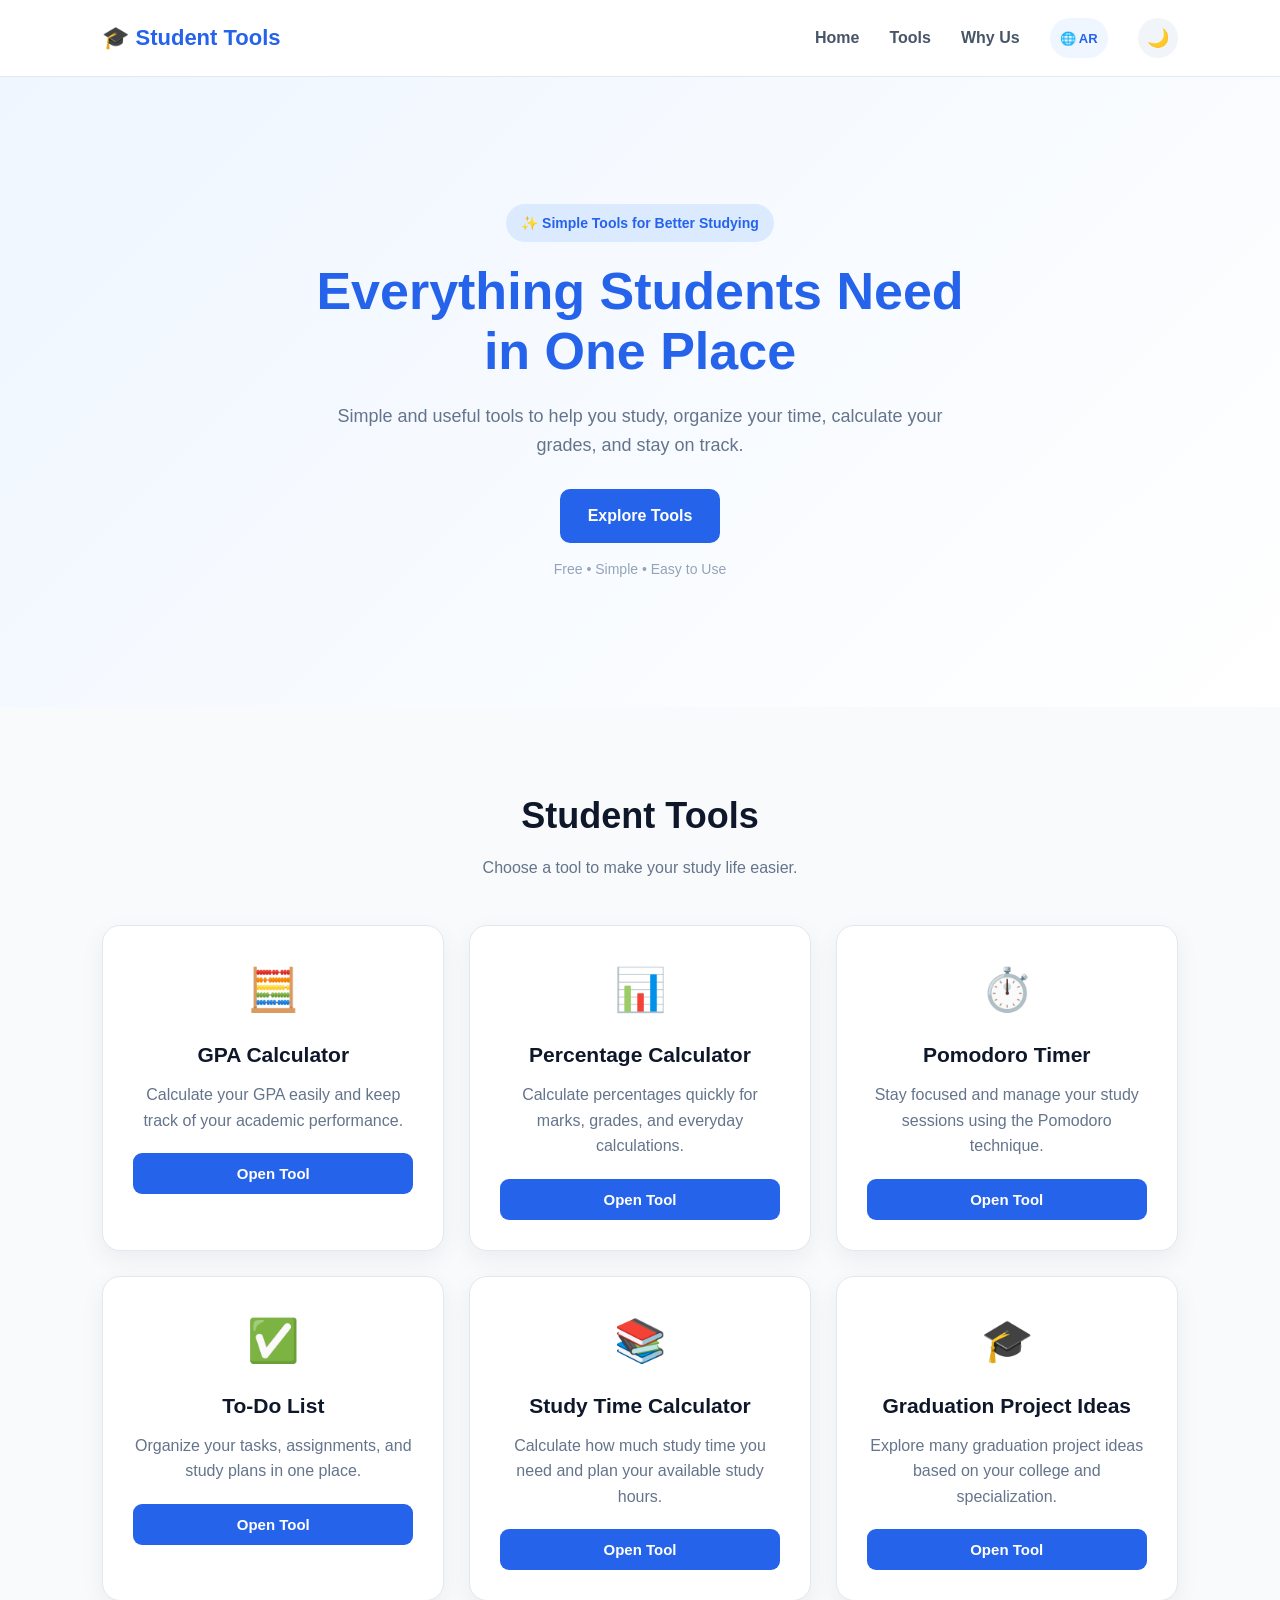
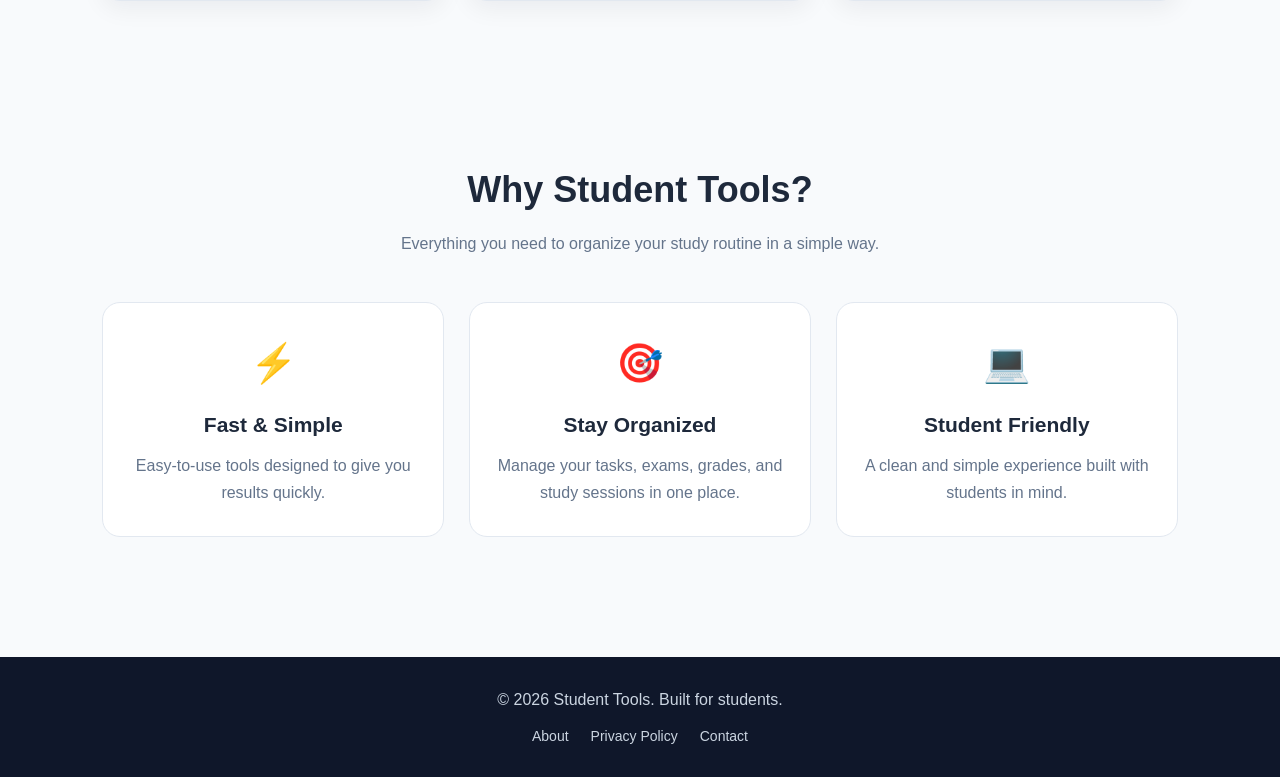
<file: index.html>
<!DOCTYPE html>

<html lang="en">

<head>

    <meta charset="UTF-8">

    <meta
        name="viewport"
        content="width=device-width, initial-scale=1.0">

    <title>
        Student Tools | Study Smarter
    </title>

    <link
        rel="stylesheet"
        href="style.css">

</head>


<body>


    <!-- =========================
         NAVIGATION
    ========================== -->

    <header class="navbar">

        <div class="logo">
            🎓 Student Tools
        </div>


        <nav>

            <a
                href="#home"
                data-i18n="nav_home">

                Home

            </a>


            <a
                href="#tools"
                data-i18n="nav_tools">

                Tools

            </a>


            <a
                href="#why-us"
                data-i18n="nav_why">

                Why Us

            </a>


            <!-- LANGUAGE BUTTON -->

            <button
                id="language-toggle"
                class="language-toggle"
                onclick="toggleLanguage()"
                aria-label="Change language">

                🌐 AR

            </button>


            <!-- DARK MODE -->

            <button
                id="theme-toggle"
                class="theme-toggle"
                onclick="toggleTheme()"
                aria-label="Toggle dark mode">

                🌙

            </button>

        </nav>

    </header>


    <!-- =========================
         HERO
    ========================== -->

    <section
        id="home"
        class="hero">

        <div class="hero-content">


            <div
                class="hero-badge"
                data-i18n="hero_badge">

                ✨ Simple Tools for Better Studying

            </div>


            <h1>

                <span data-i18n="hero_title">
                    Everything Students Need
                </span>

                <span data-i18n="hero_title_second">
                    in One Place
                </span>

            </h1>


            <p data-i18n="hero_description">

                Simple and useful tools to help you study,
                organize your time, calculate your grades,
                and stay on track.

            </p>


            <a
                href="#tools"
                class="main-button"
                data-i18n="hero_button">

                Explore Tools

            </a>


            <p
                class="hero-note"
                data-i18n="hero_note">

                Free • Simple • Easy to Use

            </p>

        </div>

    </section>


    <!-- =========================
         TOOLS
    ========================== -->

    <section
        id="tools"
        class="tools-section">


        <h2 data-i18n="tools_title">

            Student Tools

        </h2>


        <p
            class="section-description"
            data-i18n="tools_description">

            Choose a tool to make your study life easier.

        </p>


        <div class="tools-container">


            <!-- =========================
                 GPA
            ========================== -->

            <div class="tool-card">

                <div class="tool-icon">
                    🧮
                </div>


                <h3 data-i18n="gpa_title">

                    GPA Calculator

                </h3>


                <p data-i18n="gpa_description">

                    Calculate your GPA easily and keep track
                    of your academic performance.

                </p>


                <button
                    onclick="openTool('gpa')"
                    data-i18n="open_tool">

                    Open Tool

                </button>

            </div>


            <!-- =========================
                 PERCENTAGE
            ========================== -->

            <div class="tool-card">

                <div class="tool-icon">
                    📊
                </div>


                <h3 data-i18n="percentage_title">

                    Percentage Calculator

                </h3>


                <p data-i18n="percentage_description">

                    Calculate percentages quickly for marks,
                    grades, and everyday calculations.

                </p>


                <button
                    onclick="openTool('percentage')"
                    data-i18n="open_tool">

                    Open Tool

                </button>

            </div>


            <!-- =========================
                 POMODORO
            ========================== -->

            <div class="tool-card">

                <div class="tool-icon">
                    ⏱️
                </div>


                <h3 data-i18n="pomodoro_title">

                    Pomodoro Timer

                </h3>


                <p data-i18n="pomodoro_description">

                    Stay focused and manage your study
                    sessions using the Pomodoro technique.

                </p>


                <button
                    onclick="openTool('pomodoro')"
                    data-i18n="open_tool">

                    Open Tool

                </button>

            </div>


            <!-- =========================
                 TODO
            ========================== -->

            <div class="tool-card">

                <div class="tool-icon">
                    ✅
                </div>


                <h3 data-i18n="todo_title">

                    To-Do List

                </h3>


                <p data-i18n="todo_description">

                    Organize your tasks, assignments,
                    and study plans in one place.

                </p>


                <button
                    onclick="openTool('todo')"
                    data-i18n="open_tool">

                    Open Tool

                </button>

            </div>


            <!-- =========================
                 STUDY TIME
            ========================== -->

            <div class="tool-card">

                <div class="tool-icon">
                    📚
                </div>


                <h3 data-i18n="studytime_title">

                    Study Time Calculator

                </h3>


                <p data-i18n="studytime_description">

                    Calculate how much study time you need
                    and plan your available study hours.

                </p>


                <button
                    onclick="openTool('studytime')"
                    data-i18n="open_tool">

                    Open Tool

                </button>

            </div>


            <!-- =========================
                 GRADUATION PROJECTS
            ========================== -->

            <div class="tool-card">

                <div class="tool-icon">
                    🎓
                </div>


                <h3 data-i18n="projects_title">

                    Graduation Project Ideas

                </h3>


                <p data-i18n="projects_description">

                    Explore many graduation project ideas
                    based on your college and specialization.

                </p>


                <button
                    onclick="openTool('projects')"
                    data-i18n="open_tool">

                    Open Tool

                </button>

            </div>


        </div>

    </section>


    <!-- =========================
         WHY US
    ========================== -->

    <section
        id="why-us"
        class="why-section">


        <h2 data-i18n="why_title">

            Why Student Tools?

        </h2>


        <p
            class="section-description"
            data-i18n="why_description">

            Everything you need to organize your study
            routine in a simple way.

        </p>


        <div class="why-container">


            <!-- FAST -->

            <div class="why-card">

                <div class="why-icon">
                    ⚡
                </div>


                <h3 data-i18n="why_fast_title">

                    Fast & Simple

                </h3>


                <p data-i18n="why_fast_description">

                    Easy-to-use tools designed to give you
                    results quickly.

                </p>

            </div>


            <!-- ORGANIZED -->

            <div class="why-card">

                <div class="why-icon">
                    🎯
                </div>


                <h3 data-i18n="why_organized_title">

                    Stay Organized

                </h3>


                <p data-i18n="why_organized_description">

                    Manage your tasks, exams, grades,
                    and study sessions in one place.

                </p>

            </div>


            <!-- STUDENT FRIENDLY -->

            <div class="why-card">

                <div class="why-icon">
                    💻
                </div>


                <h3 data-i18n="why_student_title">

                    Student Friendly

                </h3>


                <p data-i18n="why_student_description">

                    A clean and simple experience built
                    with students in mind.

                </p>

            </div>


        </div>

    </section>


    <!-- =========================
         FOOTER
    ========================== -->

    <footer>


        <p data-i18n="footer_text">

            © 2026 Student Tools.
            Built for students.

        </p>


        <div class="footer-links">


            <a
                href="about.html"
                data-i18n="footer_about">

                About

            </a>


            <a
                href="privacy.html"
                data-i18n="footer_privacy">

                Privacy Policy

            </a>


            <a
                href="contact.html"
                data-i18n="footer_contact">

                Contact

            </a>


        </div>

    </footer>


    <!-- =========================
         JAVASCRIPT FILES
    ========================== -->

    <!-- Graduation Project Database -->

    <script src="graduation-projects.js"></script>


    <!-- Main Website JavaScript -->

    <script src="script.js"></script>


</body>

</html>
</file>
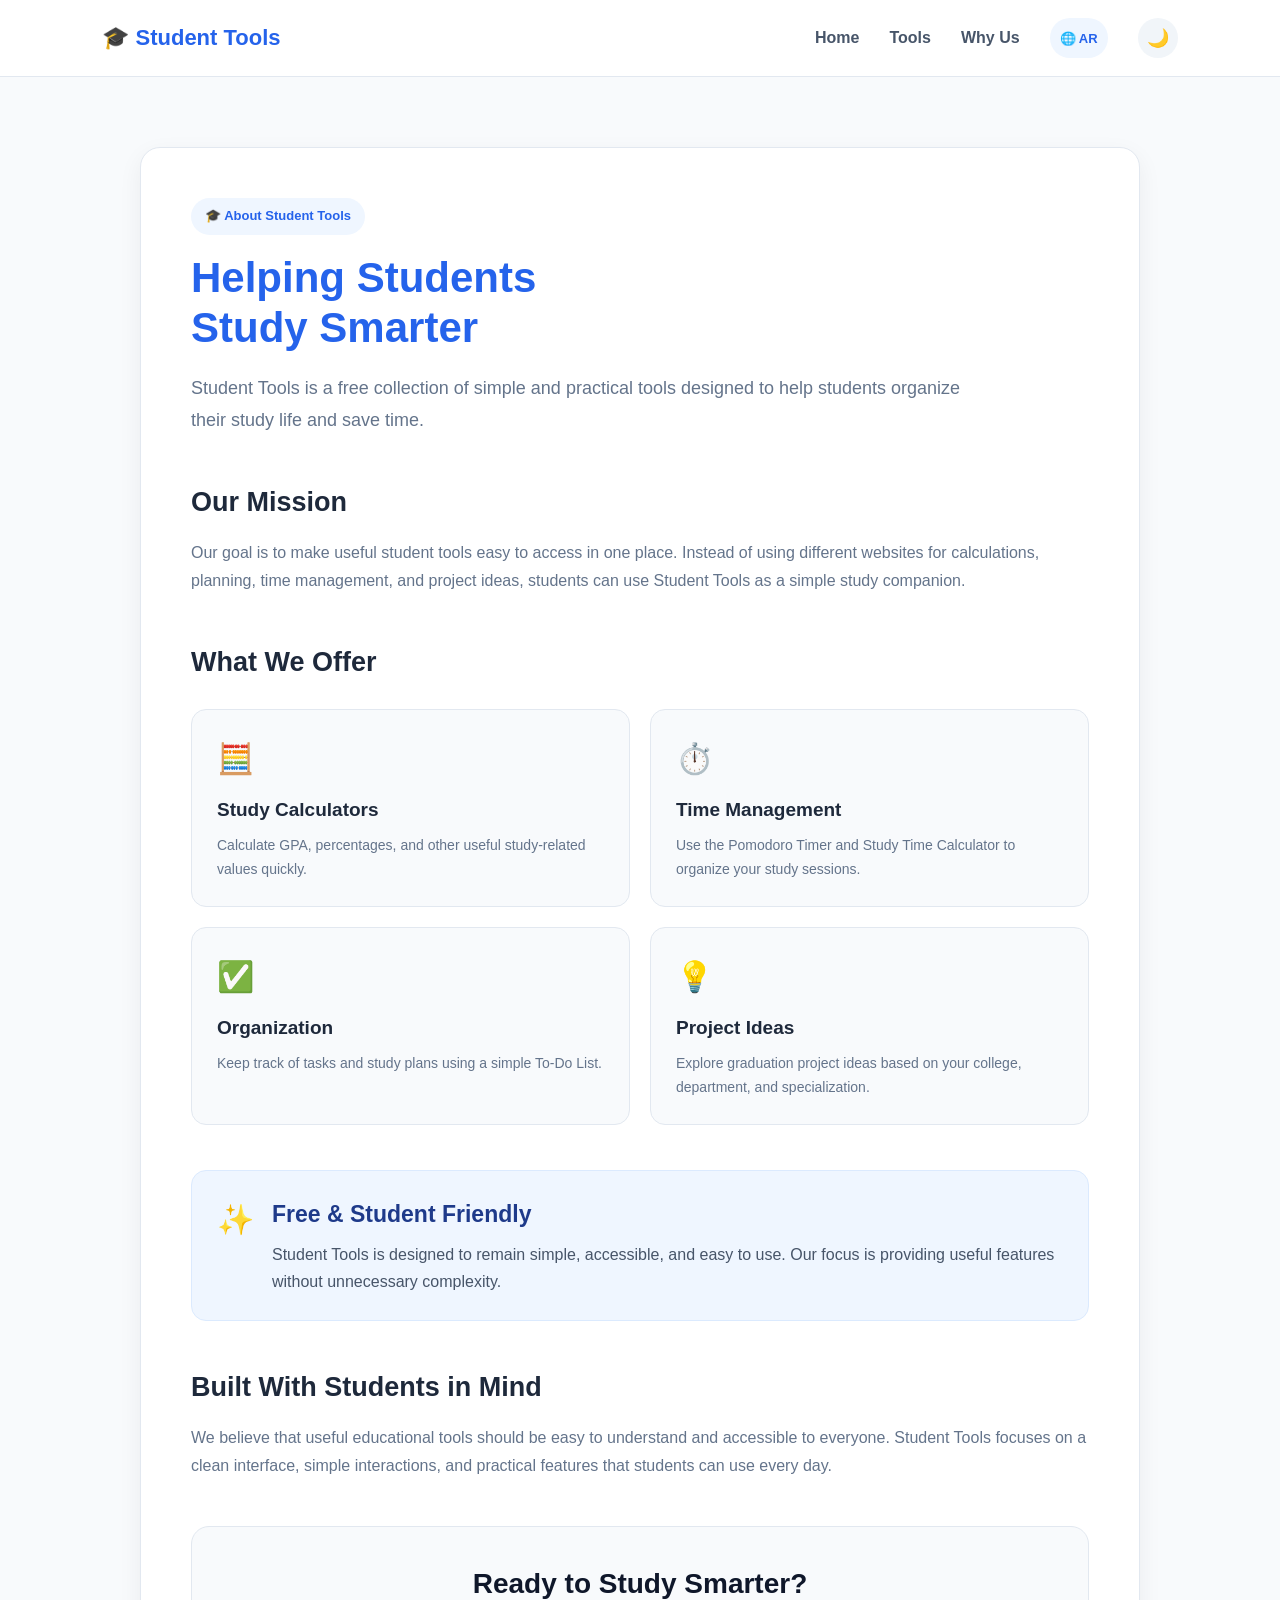
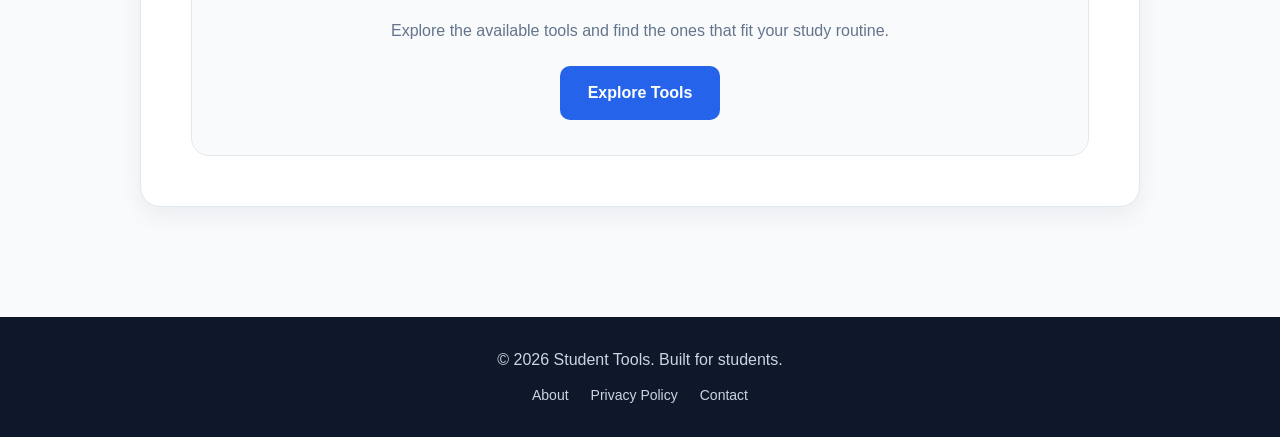
<file: about.html>
<!DOCTYPE html>
<html lang="en">

<head>

    <meta charset="UTF-8">

    <meta
        name="viewport"
        content="width=device-width, initial-scale=1.0">

    <title>About | Student Tools</title>

    <link
        rel="stylesheet"
        href="style.css">

</head>

<body>


    <!-- =========================
         NAVIGATION
    ========================== -->

    <header class="navbar">

        <div class="logo">
            🎓 Student Tools
        </div>

        <nav>

            <a
                href="index.html"
                data-page-i18n="home">
                Home
            </a>

            <a
                href="index.html#tools"
                data-page-i18n="tools">
                Tools
            </a>

            <a
                href="index.html#why-us"
                data-page-i18n="why">
                Why Us
            </a>

            <button
                id="language-toggle"
                class="language-toggle"
                onclick="toggleLanguage()"
                aria-label="Change language">
                🌐 AR
            </button>

            <button
                id="theme-toggle"
                class="theme-toggle"
                onclick="toggleTheme()"
                aria-label="Toggle dark mode">
                🌙
            </button>

        </nav>

    </header>


    <!-- =========================
         ABOUT PAGE
    ========================== -->

    <main class="about-page">

        <div class="about-container">


            <!-- BADGE -->

            <div
                class="about-badge"
                data-page-i18n="about_badge">

                🎓 About Student Tools

            </div>


            <!-- TITLE -->

            <h1>

                <span data-page-i18n="about_title_1">
                    Helping Students
                </span>

                <span data-page-i18n="about_title_2">
                    Study Smarter
                </span>

            </h1>


            <!-- INTRO -->

            <p
                class="about-intro"
                data-page-i18n="about_intro">

                Student Tools is a free collection of simple
                and practical tools designed to help students
                organize their study life and save time.

            </p>


            <!-- =========================
                 OUR MISSION
            ========================== -->

            <section class="about-section">

                <h2 data-page-i18n="mission_title">
                    Our Mission
                </h2>

                <p data-page-i18n="mission_text">

                    Our goal is to make useful student tools
                    easy to access in one place.

                    Instead of using different websites for
                    calculations, planning, time management,
                    and project ideas, students can use
                    Student Tools as a simple study companion.

                </p>

            </section>


            <!-- =========================
                 WHAT WE OFFER
            ========================== -->

            <section class="about-section">

                <h2 data-page-i18n="offer_title">
                    What We Offer
                </h2>


                <div class="about-features">


                    <!-- CALCULATORS -->

                    <div class="about-feature">

                        <div class="about-feature-icon">
                            🧮
                        </div>

                        <h3
                            data-page-i18n="feature_calculators_title">

                            Study Calculators

                        </h3>

                        <p
                            data-page-i18n="feature_calculators_text">

                            Calculate GPA, percentages,
                            and other useful study-related
                            values quickly.

                        </p>

                    </div>


                    <!-- TIME MANAGEMENT -->

                    <div class="about-feature">

                        <div class="about-feature-icon">
                            ⏱️
                        </div>

                        <h3
                            data-page-i18n="feature_time_title">

                            Time Management

                        </h3>

                        <p
                            data-page-i18n="feature_time_text">

                            Use the Pomodoro Timer and
                            Study Time Calculator to organize
                            your study sessions.

                        </p>

                    </div>


                    <!-- ORGANIZATION -->

                    <div class="about-feature">

                        <div class="about-feature-icon">
                            ✅
                        </div>

                        <h3
                            data-page-i18n="feature_organization_title">

                            Organization

                        </h3>

                        <p
                            data-page-i18n="feature_organization_text">

                            Keep track of tasks and study
                            plans using a simple To-Do List.

                        </p>

                    </div>


                    <!-- PROJECT IDEAS -->

                    <div class="about-feature">

                        <div class="about-feature-icon">
                            💡
                        </div>

                        <h3
                            data-page-i18n="feature_projects_title">

                            Project Ideas

                        </h3>

                        <p
                            data-page-i18n="feature_projects_text">

                            Explore graduation project ideas
                            based on your college, department,
                            and specialization.

                        </p>

                    </div>


                </div>

            </section>


            <!-- =========================
                 FREE & STUDENT FRIENDLY
            ========================== -->

            <section class="about-highlight">

                <div class="about-highlight-icon">
                    ✨
                </div>

                <div>

                    <h2 data-page-i18n="free_title">
                        Free & Student Friendly
                    </h2>

                    <p data-page-i18n="free_text">

                        Student Tools is designed to remain
                        simple, accessible, and easy to use.
                        Our focus is providing useful features
                        without unnecessary complexity.

                    </p>

                </div>

            </section>


            <!-- =========================
                 BUILT FOR STUDENTS
            ========================== -->

            <section class="about-section">

                <h2 data-page-i18n="built_title">

                    Built With Students in Mind

                </h2>

                <p data-page-i18n="built_text">

                    We believe that useful educational tools
                    should be easy to understand and accessible
                    to everyone.

                    Student Tools focuses on a clean interface,
                    simple interactions, and practical features
                    that students can use every day.

                </p>

            </section>


            <!-- =========================
                 CALL TO ACTION
            ========================== -->

            <section class="about-cta">

                <h2 data-page-i18n="cta_title">

                    Ready to Study Smarter?

                </h2>

                <p data-page-i18n="cta_text">

                    Explore the available tools and find
                    the ones that fit your study routine.

                </p>

                <a
                    href="index.html#tools"
                    class="main-button"
                    data-page-i18n="cta_button">

                    Explore Tools

                </a>

            </section>


        </div>

    </main>


    <!-- =========================
         FOOTER
    ========================== -->

    <footer>

        <p data-page-i18n="footer_text">

            © 2026 Student Tools. Built for students.

        </p>


        <div class="footer-links">

            <a
                href="about.html"
                data-page-i18n="footer_about">

                About

            </a>

            <a
                href="privacy.html"
                data-page-i18n="footer_privacy">

                Privacy Policy

            </a>

            <a
                href="contact.html"
                data-page-i18n="footer_contact">

                Contact

            </a>

        </div>

    </footer>


    <script src="script.js"></script>


    <!-- =========================
         ABOUT PAGE TRANSLATION
    ========================== -->

    <script>

        const aboutTranslations = {

            en: {

                home: "Home",
                tools: "Tools",
                why: "Why Us",

                about_badge:
                    "🎓 About Student Tools",

                about_title_1:
                    "Helping Students",

                about_title_2:
                    "Study Smarter",

                about_intro:
                    "Student Tools is a free collection of simple and practical tools designed to help students organize their study life and save time.",

                mission_title:
                    "Our Mission",

                mission_text:
                    "Our goal is to make useful student tools easy to access in one place. Instead of using different websites for calculations, planning, time management, and project ideas, students can use Student Tools as a simple study companion.",

                offer_title:
                    "What We Offer",

                feature_calculators_title:
                    "Study Calculators",

                feature_calculators_text:
                    "Calculate GPA, percentages, and other useful study-related values quickly.",

                feature_time_title:
                    "Time Management",

                feature_time_text:
                    "Use the Pomodoro Timer and Study Time Calculator to organize your study sessions.",

                feature_organization_title:
                    "Organization",

                feature_organization_text:
                    "Keep track of tasks and study plans using a simple To-Do List.",

                feature_projects_title:
                    "Project Ideas",

                feature_projects_text:
                    "Explore graduation project ideas based on your college, department, and specialization.",

                free_title:
                    "Free & Student Friendly",

                free_text:
                    "Student Tools is designed to remain simple, accessible, and easy to use. Our focus is providing useful features without unnecessary complexity.",

                built_title:
                    "Built With Students in Mind",

                built_text:
                    "We believe that useful educational tools should be easy to understand and accessible to everyone. Student Tools focuses on a clean interface, simple interactions, and practical features that students can use every day.",

                cta_title:
                    "Ready to Study Smarter?",

                cta_text:
                    "Explore the available tools and find the ones that fit your study routine.",

                cta_button:
                    "Explore Tools",

                footer_text:
                    "© 2026 Student Tools. Built for students.",

                footer_about:
                    "About",

                footer_privacy:
                    "Privacy Policy",

                footer_contact:
                    "Contact"

            },


            ar: {

                home:
                    "الرئيسية",

                tools:
                    "الأدوات",

                why:
                    "لماذا نحن؟",

                about_badge:
                    "🎓 عن Student Tools",

                about_title_1:
                    "نساعد الطلاب",

                about_title_2:
                    "على الدراسة بذكاء",

                about_intro:
                    "Student Tools هو مجموعة مجانية من الأدوات البسيطة والعملية المصممة لمساعدة الطلاب على تنظيم حياتهم الدراسية وتوفير الوقت.",

                mission_title:
                    "مهمتنا",

                mission_text:
                    "هدفنا هو جعل الأدوات المفيدة للطلاب سهلة الوصول في مكان واحد. بدلًا من استخدام مواقع مختلفة للحسابات والتخطيط وإدارة الوقت وأفكار المشاريع، يمكن للطلاب استخدام Student Tools كمساعد دراسي بسيط.",

                offer_title:
                    "ماذا نقدم؟",

                feature_calculators_title:
                    "حاسبات دراسية",

                feature_calculators_text:
                    "احسب المعدل التراكمي والنسب المئوية وغيرها من القيم الدراسية المفيدة بسرعة.",

                feature_time_title:
                    "إدارة الوقت",

                feature_time_text:
                    "استخدم مؤقت بومودورو وحاسبة وقت الدراسة لتنظيم جلسات الدراسة.",

                feature_organization_title:
                    "التنظيم",

                feature_organization_text:
                    "تابع مهامك وخططك الدراسية باستخدام قائمة مهام بسيطة.",

                feature_projects_title:
                    "أفكار المشاريع",

                feature_projects_text:
                    "استكشف أفكار مشاريع التخرج حسب الكلية والقسم والتخصص.",

                free_title:
                    "مجاني ومناسب للطلاب",

                free_text:
                    "تم تصميم Student Tools ليظل بسيطًا وسهل الوصول والاستخدام. نركز على تقديم ميزات مفيدة بدون تعقيد غير ضروري.",

                built_title:
                    "صُمم مع وضع الطلاب في الاعتبار",

                built_text:
                    "نؤمن بأن الأدوات التعليمية المفيدة يجب أن تكون سهلة الفهم ومتاحة للجميع. يركز Student Tools على واجهة نظيفة وتفاعلات بسيطة وميزات عملية يمكن للطلاب استخدامها يوميًا.",

                cta_title:
                    "هل أنت مستعد للدراسة بذكاء؟",

                cta_text:
                    "استكشف الأدوات المتاحة واعثر على الأدوات التي تناسب روتينك الدراسي.",

                cta_button:
                    "استكشف الأدوات",

                footer_text:
                    "© 2026 Student Tools. صُمم للطلاب.",

                footer_about:
                    "من نحن",

                footer_privacy:
                    "سياسة الخصوصية",

                footer_contact:
                    "تواصل معنا"

            }

        };


        function applyAboutLanguage() {

            const language =
                localStorage.getItem("studentToolsLanguage") || "en";

            const dictionary =
                aboutTranslations[language];


            document.documentElement.lang =
                language;


            document.documentElement.dir =
                language === "ar"
                    ? "rtl"
                    : "ltr";


            document
                .querySelectorAll("[data-page-i18n]")
                .forEach(element => {

                    const key =
                        element.getAttribute(
                            "data-page-i18n"
                        );

                    if (dictionary[key]) {

                        element.textContent =
                            dictionary[key];

                    }

                });


            document.title =
                language === "ar"
                    ? "عن Student Tools"
                    : "About | Student Tools";


            const button =
                document.getElementById(
                    "language-toggle"
                );


            if (button) {

                button.textContent =
                    language === "en"
                        ? "🌐 AR"
                        : "🌐 EN";

            }

        }


        const originalToggleLanguage =
            window.toggleLanguage;


        window.toggleLanguage = function () {

            if (
                typeof originalToggleLanguage ===
                "function"
            ) {

                originalToggleLanguage();

            }

            applyAboutLanguage();

        };


        document.addEventListener(
            "DOMContentLoaded",
            applyAboutLanguage
        );

    </script>


</body>

</html>
</file>
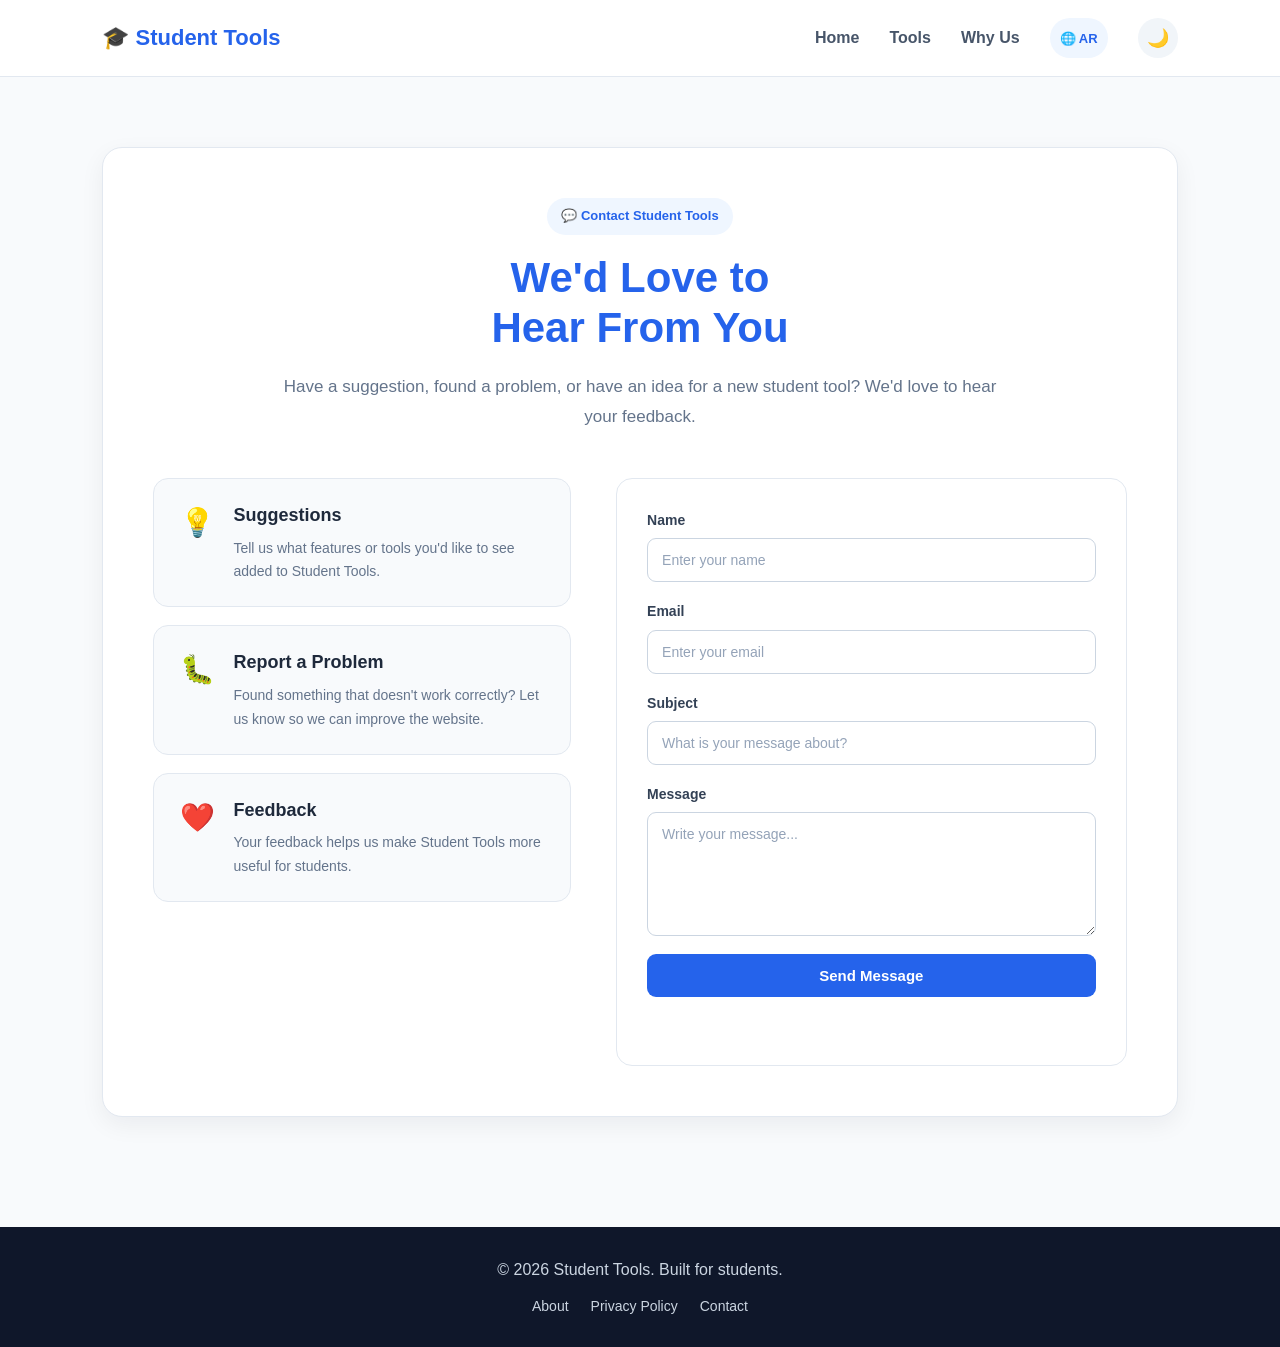
<file: contact.html>
<!DOCTYPE html>
<html lang="en">

<head>

    <meta charset="UTF-8">

    <meta
        name="viewport"
        content="width=device-width, initial-scale=1.0">

    <title>Contact | Student Tools</title>

    <link
        rel="stylesheet"
        href="style.css">

</head>

<body>


    <!-- =========================
         NAVIGATION
    ========================== -->

    <header class="navbar">

        <div class="logo">
            🎓 Student Tools
        </div>

        <nav>

            <a href="index.html" data-page-i18n="home">
                Home
            </a>

            <a href="index.html#tools" data-page-i18n="tools">
                Tools
            </a>

            <a href="index.html#why-us" data-page-i18n="why">
                Why Us
            </a>

            <button
                id="language-toggle"
                class="language-toggle"
                onclick="toggleLanguage()"
                aria-label="Change language">
                🌐 AR
            </button>

            <button
                id="theme-toggle"
                class="theme-toggle"
                onclick="toggleTheme()"
                aria-label="Toggle dark mode">
                🌙
            </button>

        </nav>

    </header>


    <!-- =========================
         CONTACT PAGE
    ========================== -->

    <main class="contact-page">

        <div class="contact-container">


            <div class="contact-header">

                <div
                    class="contact-badge"
                    data-page-i18n="contact_badge">
                    💬 Contact Student Tools
                </div>


                <h1>

                    <span data-page-i18n="contact_title_1">
                        We'd Love to
                    </span>

                    <span data-page-i18n="contact_title_2">
                        Hear From You
                    </span>

                </h1>


                <p data-page-i18n="contact_intro">

                    Have a suggestion, found a problem,
                    or have an idea for a new student tool?
                    We'd love to hear your feedback.

                </p>

            </div>


            <!-- CONTACT CONTENT -->

            <div class="contact-content">


                <!-- INFO -->

                <div class="contact-info">


                    <div class="contact-info-card">

                        <div class="contact-info-icon">
                            💡
                        </div>

                        <div>

                            <h3 data-page-i18n="suggestions_title">
                                Suggestions
                            </h3>

                            <p data-page-i18n="suggestions_text">

                                Tell us what features or
                                tools you'd like to see
                                added to Student Tools.

                            </p>

                        </div>

                    </div>


                    <div class="contact-info-card">

                        <div class="contact-info-icon">
                            🐛
                        </div>

                        <div>

                            <h3 data-page-i18n="problem_title">
                                Report a Problem
                            </h3>

                            <p data-page-i18n="problem_text">

                                Found something that doesn't
                                work correctly? Let us know
                                so we can improve the website.

                            </p>

                        </div>

                    </div>


                    <div class="contact-info-card">

                        <div class="contact-info-icon">
                            ❤️
                        </div>

                        <div>

                            <h3 data-page-i18n="feedback_title">
                                Feedback
                            </h3>

                            <p data-page-i18n="feedback_text">

                                Your feedback helps us make
                                Student Tools more useful
                                for students.

                            </p>

                        </div>

                    </div>


                </div>


                <!-- FORM -->

                <div class="contact-form-wrapper">

                    <form
                        id="contact-form"
                        class="contact-form"
                        onsubmit="handleContactForm(event)">

                        <!-- Web3Forms Access Key -->
                        <input
                            type="hidden"
                            name="access_key"
                            value="48712c06-3bf4-4d4e-b390-e51cac283c64">


                        <!-- Subject shown in your email -->
                        <input
                            type="hidden"
                            name="from_name"
                            value="Student Tools Contact Form">


                        <!-- Spam protection -->
                        <input
                            type="checkbox"
                            name="botcheck"
                            style="display:none;">


                        <div class="form-group">

                            <label
                                for="contact-name"
                                data-page-i18n="name_label">
                                Name
                            </label>

                            <input
                                type="text"
                                id="contact-name"
                                name="name"
                                placeholder="Enter your name"
                                data-page-placeholder-en="Enter your name"
                                data-page-placeholder-ar="اكتب اسمك"
                                required>

                        </div>


                        <div class="form-group">

                            <label
                                for="contact-email"
                                data-page-i18n="email_label">
                                Email
                            </label>

                            <input
                                type="email"
                                id="contact-email"
                                name="email"
                                placeholder="Enter your email"
                                data-page-placeholder-en="Enter your email"
                                data-page-placeholder-ar="اكتب بريدك الإلكتروني"
                                required>

                        </div>


                        <div class="form-group">

                            <label
                                for="contact-subject"
                                data-page-i18n="subject_label">
                                Subject
                            </label>

                            <input
                                type="text"
                                id="contact-subject"
                                name="subject"
                                placeholder="What is your message about?"
                                data-page-placeholder-en="What is your message about?"
                                data-page-placeholder-ar="ما موضوع رسالتك؟"
                                required>

                        </div>


                        <div class="form-group">

                            <label
                                for="contact-message"
                                data-page-i18n="message_label">
                                Message
                            </label>

                            <textarea
                                id="contact-message"
                                name="message"
                                rows="6"
                                placeholder="Write your message..."
                                data-page-placeholder-en="Write your message..."
                                data-page-placeholder-ar="اكتب رسالتك..."
                                required></textarea>

                        </div>


                        <button
                            type="submit"
                            id="contact-submit"
                            class="contact-submit"
                            data-page-i18n="send_button">

                            Send Message

                        </button>


                        <p
                            id="contact-message-status"
                            class="contact-status">
                        </p>


                    </form>

                </div>


            </div>


        </div>

    </main>


    <!-- =========================
         FOOTER
    ========================== -->

    <footer>

        <p data-page-i18n="footer_text">
            © 2026 Student Tools. Built for students.
        </p>


        <div class="footer-links">

            <a href="about.html" data-page-i18n="footer_about">
                About
            </a>

            <a href="privacy.html" data-page-i18n="footer_privacy">
                Privacy Policy
            </a>

            <a href="contact.html" data-page-i18n="footer_contact">
                Contact
            </a>

        </div>

    </footer>


    <script src="script.js"></script>


    <!-- CONTACT PAGE TRANSLATION + WEB3FORMS -->

    <script>

        const contactTranslations = {

            en: {
                home: "Home",
                tools: "Tools",
                why: "Why Us",

                contact_badge: "💬 Contact Student Tools",
                contact_title_1: "We'd Love to",
                contact_title_2: "Hear From You",

                contact_intro:
                    "Have a suggestion, found a problem, or have an idea for a new student tool? We'd love to hear your feedback.",

                suggestions_title: "Suggestions",
                suggestions_text:
                    "Tell us what features or tools you'd like to see added to Student Tools.",

                problem_title: "Report a Problem",
                problem_text:
                    "Found something that doesn't work correctly? Let us know so we can improve the website.",

                feedback_title: "Feedback",
                feedback_text:
                    "Your feedback helps us make Student Tools more useful for students.",

                name_label: "Name",
                email_label: "Email",
                subject_label: "Subject",
                message_label: "Message",
                send_button: "Send Message",

                footer_text:
                    "© 2026 Student Tools. Built for students.",
                footer_about: "About",
                footer_privacy: "Privacy Policy",
                footer_contact: "Contact"
            },

            ar: {
                home: "الرئيسية",
                tools: "الأدوات",
                why: "لماذا نحن؟",

                contact_badge: "💬 تواصل مع Student Tools",
                contact_title_1: "يسعدنا أن",
                contact_title_2: "نسمع منك",

                contact_intro:
                    "لديك اقتراح، أو وجدت مشكلة، أو لديك فكرة لأداة جديدة للطلاب؟ يسعدنا أن نسمع ملاحظاتك.",

                suggestions_title: "الاقتراحات",
                suggestions_text:
                    "أخبرنا بالميزات أو الأدوات التي ترغب في إضافتها إلى Student Tools.",

                problem_title: "الإبلاغ عن مشكلة",
                problem_text:
                    "هل وجدت شيئًا لا يعمل بشكل صحيح؟ أخبرنا حتى نتمكن من تحسين الموقع.",

                feedback_title: "الملاحظات",
                feedback_text:
                    "ملاحظاتك تساعدنا على جعل Student Tools أكثر فائدة للطلاب.",

                name_label: "الاسم",
                email_label: "البريد الإلكتروني",
                subject_label: "الموضوع",
                message_label: "الرسالة",
                send_button: "إرسال الرسالة",

                footer_text:
                    "© 2026 Student Tools. صُمم للطلاب.",
                footer_about: "من نحن",
                footer_privacy: "سياسة الخصوصية",
                footer_contact: "تواصل معنا"
            }

        };


        function applyContactLanguage() {

            const language =
                localStorage.getItem("studentToolsLanguage") || "en";

            const dictionary =
                contactTranslations[language];

            document.documentElement.lang = language;

            document.documentElement.dir =
                language === "ar" ? "rtl" : "ltr";


            document
                .querySelectorAll("[data-page-i18n]")
                .forEach(element => {

                    const key =
                        element.getAttribute("data-page-i18n");

                    if (dictionary[key]) {
                        element.textContent =
                            dictionary[key];
                    }

                });


            document
                .querySelectorAll("[data-page-placeholder-en]")
                .forEach(element => {

                    element.placeholder =
                        language === "ar"
                            ? element.getAttribute("data-page-placeholder-ar")
                            : element.getAttribute("data-page-placeholder-en");

                });


            document.title =
                language === "ar"
                    ? "تواصل معنا | Student Tools"
                    : "Contact | Student Tools";


            const button =
                document.getElementById("language-toggle");

            if (button) {

                button.textContent =
                    language === "en"
                        ? "🌐 AR"
                        : "🌐 EN";

            }

        }


        const originalToggleLanguage =
            window.toggleLanguage;


        window.toggleLanguage = function () {

            if (typeof originalToggleLanguage === "function") {
                originalToggleLanguage();
            }

            applyContactLanguage();

        };


        /* =====================================
           WEB3FORMS CONTACT FORM
        ====================================== */

        async function handleContactForm(event) {

            event.preventDefault();

            const form =
                document.getElementById("contact-form");

            const status =
                document.getElementById("contact-message-status");

            const submitButton =
                document.getElementById("contact-submit");

            const language =
                localStorage.getItem("studentToolsLanguage") || "en";


            if (!form || !status || !submitButton) {
                return;
            }


            /* Prevent multiple clicks */

            submitButton.disabled = true;


            submitButton.textContent =
                language === "ar"
                    ? "جاري الإرسال..."
                    : "Sending...";


            status.textContent = "";
            status.className = "contact-status";


            try {

                const formData =
                    new FormData(form);


                const response =
                    await fetch(
                        "https://api.web3forms.com/submit",
                        {
                            method: "POST",
                            body: formData
                        }
                    );


                const result =
                    await response.json();


                if (result.success) {

                    status.textContent =
                        language === "ar"
                            ? "✅ تم إرسال رسالتك بنجاح! شكرًا لتواصلك معنا."
                            : "✅ Your message has been sent successfully! Thank you for contacting us.";

                    status.className =
                        "contact-status success";


                    form.reset();


                } else {

                    throw new Error(
                        result.message ||
                        "Submission failed"
                    );

                }


            } catch (error) {

                console.error(
                    "Contact form error:",
                    error
                );


                status.textContent =
                    language === "ar"
                        ? "❌ حدث خطأ أثناء إرسال الرسالة. حاول مرة أخرى."
                        : "❌ Something went wrong while sending your message. Please try again.";

                status.className =
                    "contact-status error";

            }


            submitButton.disabled = false;


            submitButton.textContent =
                contactTranslations[
                    language
                ].send_button;

        }


        document.addEventListener(
            "DOMContentLoaded",
            applyContactLanguage
        );

    </script>

</body>

</html>
</file>
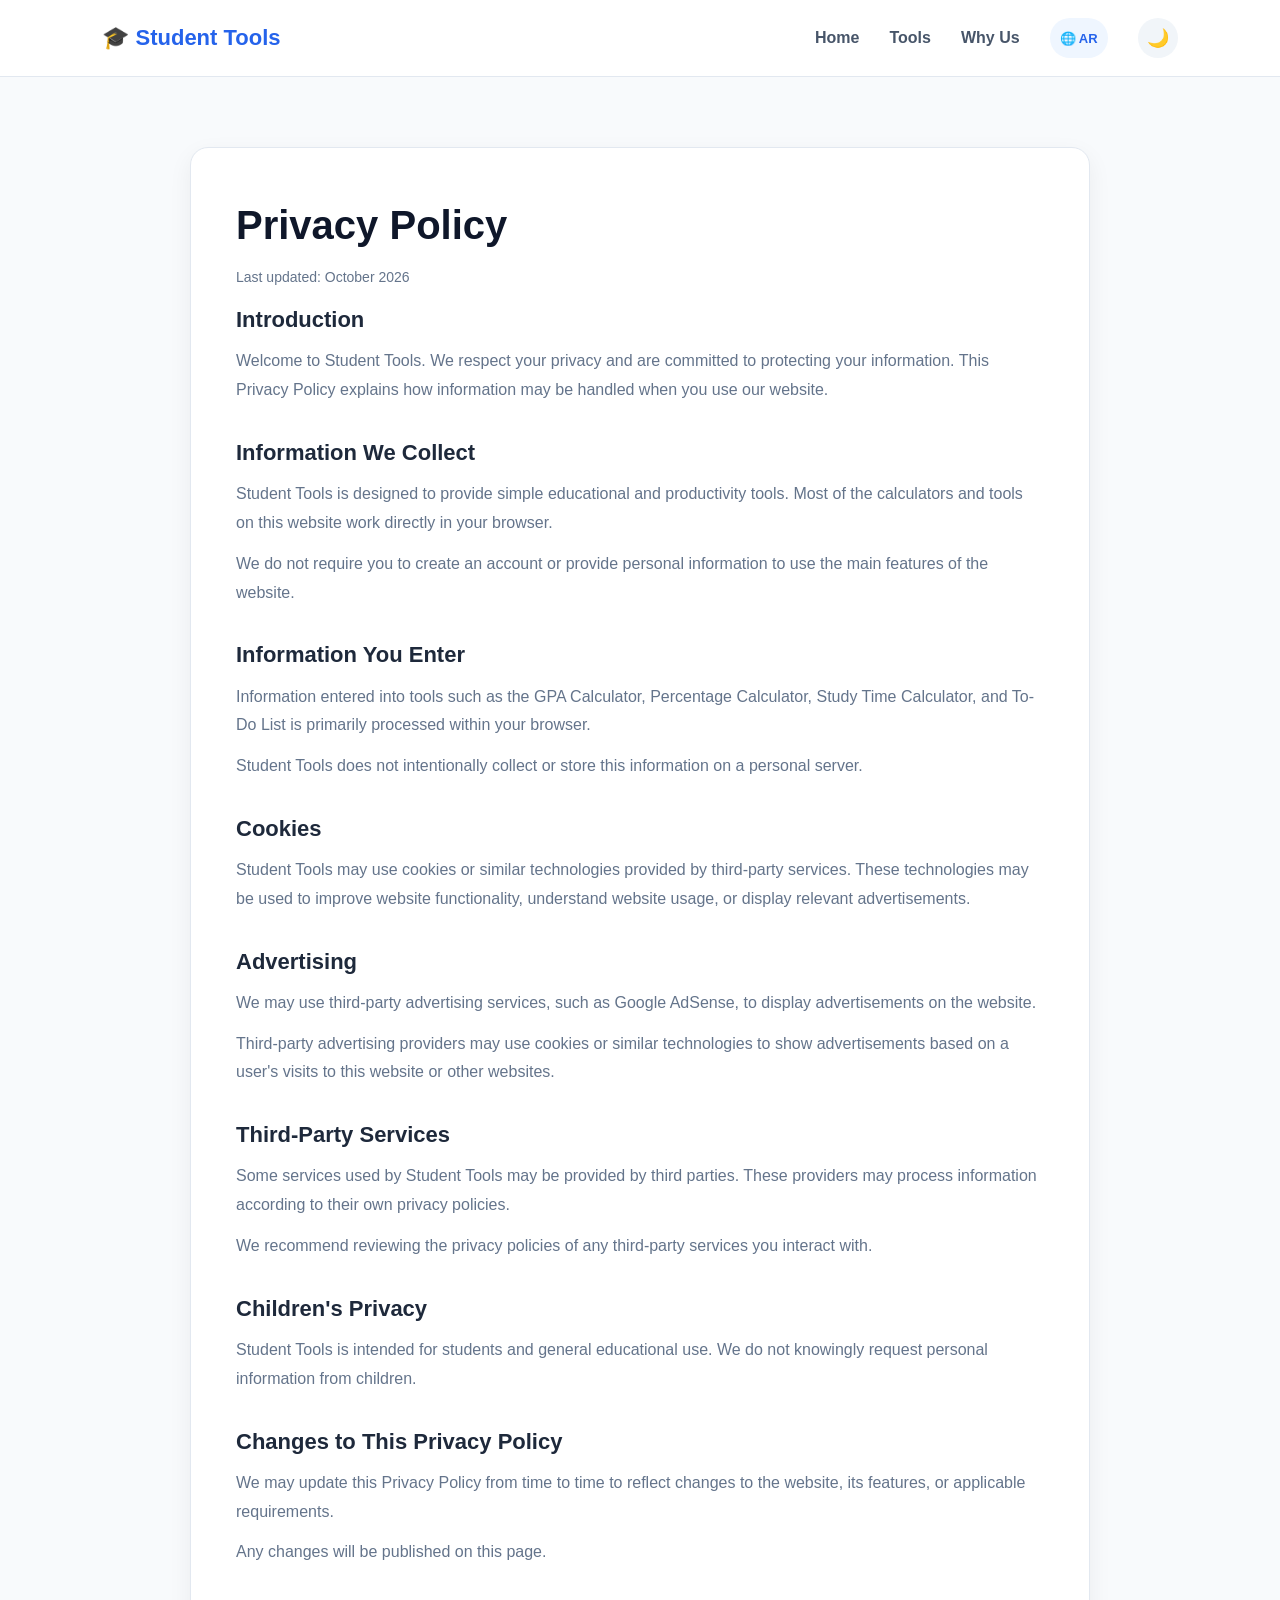
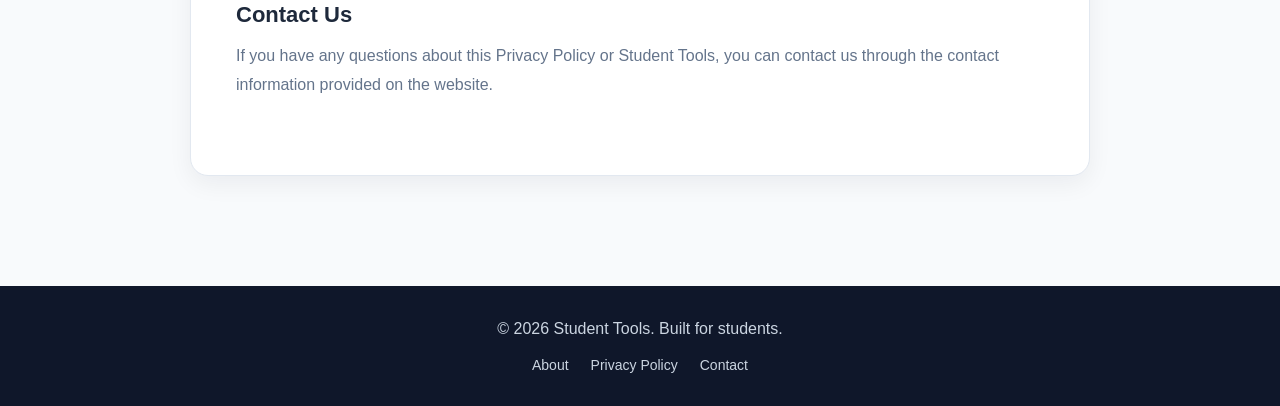
<file: privacy.html>
<!DOCTYPE html>
<html lang="en">

<head>

    <meta charset="UTF-8">

    <meta
        name="viewport"
        content="width=device-width, initial-scale=1.0">

    <title>Privacy Policy | Student Tools</title>

    <link
        rel="stylesheet"
        href="style.css">

</head>

<body>


    <!-- =========================
         NAVIGATION
    ========================== -->

    <header class="navbar">

        <div class="logo">
            🎓 Student Tools
        </div>

        <nav>

            <a href="index.html" data-page-i18n="home">
                Home
            </a>

            <a href="index.html#tools" data-page-i18n="tools">
                Tools
            </a>

            <a href="index.html#why-us" data-page-i18n="why">
                Why Us
            </a>

            <button
                id="language-toggle"
                class="language-toggle"
                onclick="toggleLanguage()"
                aria-label="Change language">
                🌐 AR
            </button>

            <button
                id="theme-toggle"
                class="theme-toggle"
                onclick="toggleTheme()"
                aria-label="Toggle dark mode">
                🌙
            </button>

        </nav>

    </header>


    <!-- =========================
         PRIVACY POLICY
    ========================== -->

    <main class="privacy-page">

        <div class="privacy-container">

            <h1 data-page-i18n="privacy_title">
                Privacy Policy
            </h1>

            <p
                class="privacy-updated"
                data-page-i18n="privacy_updated">
                Last updated: October 2026
            </p>


            <section>

                <h2 data-page-i18n="intro_title">
                    Introduction
                </h2>

                <p data-page-i18n="intro_text">

                    Welcome to Student Tools. We respect your privacy
                    and are committed to protecting your information.
                    This Privacy Policy explains how information may
                    be handled when you use our website.

                </p>

            </section>


            <section>

                <h2 data-page-i18n="collect_title">
                    Information We Collect
                </h2>

                <p data-page-i18n="collect_text_1">

                    Student Tools is designed to provide simple
                    educational and productivity tools. Most of the
                    calculators and tools on this website work directly
                    in your browser.

                </p>

                <p data-page-i18n="collect_text_2">

                    We do not require you to create an account or
                    provide personal information to use the main
                    features of the website.

                </p>

            </section>


            <section>

                <h2 data-page-i18n="enter_title">
                    Information You Enter
                </h2>

                <p data-page-i18n="enter_text_1">

                    Information entered into tools such as the GPA
                    Calculator, Percentage Calculator, Study Time
                    Calculator, and To-Do List is primarily processed
                    within your browser.

                </p>

                <p data-page-i18n="enter_text_2">

                    Student Tools does not intentionally collect or
                    store this information on a personal server.

                </p>

            </section>


            <section>

                <h2 data-page-i18n="cookies_title">
                    Cookies
                </h2>

                <p data-page-i18n="cookies_text">

                    Student Tools may use cookies or similar technologies
                    provided by third-party services. These technologies
                    may be used to improve website functionality,
                    understand website usage, or display relevant
                    advertisements.

                </p>

            </section>


            <section>

                <h2 data-page-i18n="advertising_title">
                    Advertising
                </h2>

                <p data-page-i18n="advertising_text_1">

                    We may use third-party advertising services, such as
                    Google AdSense, to display advertisements on the
                    website.

                </p>

                <p data-page-i18n="advertising_text_2">

                    Third-party advertising providers may use cookies
                    or similar technologies to show advertisements based
                    on a user's visits to this website or other websites.

                </p>

            </section>


            <section>

                <h2 data-page-i18n="third_party_title">
                    Third-Party Services
                </h2>

                <p data-page-i18n="third_party_text_1">

                    Some services used by Student Tools may be provided
                    by third parties. These providers may process
                    information according to their own privacy policies.

                </p>

                <p data-page-i18n="third_party_text_2">

                    We recommend reviewing the privacy policies of any
                    third-party services you interact with.

                </p>

            </section>


            <section>

                <h2 data-page-i18n="children_title">
                    Children's Privacy
                </h2>

                <p data-page-i18n="children_text">

                    Student Tools is intended for students and general
                    educational use. We do not knowingly request
                    personal information from children.

                </p>

            </section>


            <section>

                <h2 data-page-i18n="changes_title">
                    Changes to This Privacy Policy
                </h2>

                <p data-page-i18n="changes_text_1">

                    We may update this Privacy Policy from time to time
                    to reflect changes to the website, its features,
                    or applicable requirements.

                </p>

                <p data-page-i18n="changes_text_2">

                    Any changes will be published on this page.

                </p>

            </section>


            <section>

                <h2 data-page-i18n="contact_title">
                    Contact Us
                </h2>

                <p data-page-i18n="contact_text">

                    If you have any questions about this Privacy Policy
                    or Student Tools, you can contact us through the
                    contact information provided on the website.

                </p>

            </section>

        </div>

    </main>


    <!-- =========================
         FOOTER
    ========================== -->

    <footer>

        <p data-page-i18n="footer_text">
            © 2026 Student Tools. Built for students.
        </p>

        <div class="footer-links">

            <a href="about.html" data-page-i18n="footer_about">
                About
            </a>

            <a href="privacy.html" data-page-i18n="footer_privacy">
                Privacy Policy
            </a>

            <a href="contact.html" data-page-i18n="footer_contact">
                Contact
            </a>

        </div>

    </footer>


    <script src="script.js"></script>


    <!-- PRIVACY PAGE TRANSLATION -->

    <script>

        const privacyTranslations = {

            en: {
                home: "Home",
                tools: "Tools",
                why: "Why Us",

                privacy_title: "Privacy Policy",
                privacy_updated: "Last updated: October 2026",

                intro_title: "Introduction",
                intro_text:
                    "Welcome to Student Tools. We respect your privacy and are committed to protecting your information. This Privacy Policy explains how information may be handled when you use our website.",

                collect_title: "Information We Collect",
                collect_text_1:
                    "Student Tools is designed to provide simple educational and productivity tools. Most of the calculators and tools on this website work directly in your browser.",
                collect_text_2:
                    "We do not require you to create an account or provide personal information to use the main features of the website.",

                enter_title: "Information You Enter",
                enter_text_1:
                    "Information entered into tools such as the GPA Calculator, Percentage Calculator, Study Time Calculator, and To-Do List is primarily processed within your browser.",
                enter_text_2:
                    "Student Tools does not intentionally collect or store this information on a personal server.",

                cookies_title: "Cookies",
                cookies_text:
                    "Student Tools may use cookies or similar technologies provided by third-party services. These technologies may be used to improve website functionality, understand website usage, or display relevant advertisements.",

                advertising_title: "Advertising",
                advertising_text_1:
                    "We may use third-party advertising services, such as Google AdSense, to display advertisements on the website.",
                advertising_text_2:
                    "Third-party advertising providers may use cookies or similar technologies to show advertisements based on a user's visits to this website or other websites.",

                third_party_title: "Third-Party Services",
                third_party_text_1:
                    "Some services used by Student Tools may be provided by third parties. These providers may process information according to their own privacy policies.",
                third_party_text_2:
                    "We recommend reviewing the privacy policies of any third-party services you interact with.",

                children_title: "Children's Privacy",
                children_text:
                    "Student Tools is intended for students and general educational use. We do not knowingly request personal information from children.",

                changes_title: "Changes to This Privacy Policy",
                changes_text_1:
                    "We may update this Privacy Policy from time to time to reflect changes to the website, its features, or applicable requirements.",
                changes_text_2:
                    "Any changes will be published on this page.",

                contact_title: "Contact Us",
                contact_text:
                    "If you have any questions about this Privacy Policy or Student Tools, you can contact us through the contact information provided on the website.",

                footer_text:
                    "© 2026 Student Tools. Built for students.",
                footer_about: "About",
                footer_privacy: "Privacy Policy",
                footer_contact: "Contact"
            },

            ar: {
                home: "الرئيسية",
                tools: "الأدوات",
                why: "لماذا نحن؟",

                privacy_title: "سياسة الخصوصية",
                privacy_updated: "آخر تحديث: أكتوبر 2026",

                intro_title: "مقدمة",
                intro_text:
                    "مرحبًا بك في Student Tools. نحن نحترم خصوصيتك ونلتزم بحماية معلوماتك. توضح سياسة الخصوصية هذه كيفية التعامل مع المعلومات عند استخدامك لموقعنا.",

                collect_title: "المعلومات التي نجمعها",
                collect_text_1:
                    "تم تصميم Student Tools لتقديم أدوات تعليمية وإنتاجية بسيطة. تعمل معظم الحاسبات والأدوات الموجودة على الموقع مباشرة داخل متصفحك.",
                collect_text_2:
                    "لا نطلب منك إنشاء حساب أو تقديم معلومات شخصية لاستخدام الميزات الأساسية للموقع.",

                enter_title: "المعلومات التي تدخلها",
                enter_text_1:
                    "تتم معالجة المعلومات التي تدخلها في أدوات مثل حاسبة المعدل التراكمي وحاسبة النسبة المئوية وحاسبة وقت الدراسة وقائمة المهام بشكل أساسي داخل متصفحك.",
                enter_text_2:
                    "لا يقوم Student Tools عن قصد بجمع هذه المعلومات أو تخزينها على خادم شخصي.",

                cookies_title: "ملفات تعريف الارتباط",
                cookies_text:
                    "قد يستخدم Student Tools ملفات تعريف الارتباط أو تقنيات مشابهة توفرها خدمات خارجية. وقد تُستخدم هذه التقنيات لتحسين وظائف الموقع وفهم طريقة استخدامه أو عرض إعلانات ذات صلة.",

                advertising_title: "الإعلانات",
                advertising_text_1:
                    "قد نستخدم خدمات إعلانية تابعة لجهات خارجية، مثل Google AdSense، لعرض الإعلانات على الموقع.",
                advertising_text_2:
                    "قد يستخدم مزودو الإعلانات الخارجيون ملفات تعريف الارتباط أو تقنيات مشابهة لعرض الإعلانات بناءً على زيارات المستخدم لهذا الموقع أو مواقع أخرى.",

                third_party_title: "خدمات الجهات الخارجية",
                third_party_text_1:
                    "قد يتم توفير بعض الخدمات التي يستخدمها Student Tools بواسطة جهات خارجية. وقد تقوم هذه الجهات بمعالجة المعلومات وفقًا لسياسات الخصوصية الخاصة بها.",
                third_party_text_2:
                    "ننصح بمراجعة سياسات الخصوصية الخاصة بأي خدمات خارجية تتفاعل معها.",

                children_title: "خصوصية الأطفال",
                children_text:
                    "يستهدف Student Tools الطلاب والاستخدام التعليمي العام. ولا نطلب عن قصد معلومات شخصية من الأطفال.",

                changes_title: "التغييرات على سياسة الخصوصية",
                changes_text_1:
                    "قد نقوم بتحديث سياسة الخصوصية هذه من وقت لآخر لتعكس التغييرات في الموقع أو ميزاته أو المتطلبات المعمول بها.",
                changes_text_2:
                    "سيتم نشر أي تغييرات على هذه الصفحة.",

                contact_title: "تواصل معنا",
                contact_text:
                    "إذا كانت لديك أي أسئلة حول سياسة الخصوصية هذه أو Student Tools، يمكنك التواصل معنا من خلال معلومات الاتصال المتوفرة على الموقع.",

                footer_text:
                    "© 2026 Student Tools. صُمم للطلاب.",
                footer_about: "من نحن",
                footer_privacy: "سياسة الخصوصية",
                footer_contact: "تواصل معنا"
            }

        };


        function applyPrivacyLanguage() {

            const language =
                localStorage.getItem("studentToolsLanguage") || "en";

            const dictionary =
                privacyTranslations[language];

            document.documentElement.lang = language;

            document.documentElement.dir =
                language === "ar" ? "rtl" : "ltr";


            document
                .querySelectorAll("[data-page-i18n]")
                .forEach(element => {

                    const key =
                        element.getAttribute("data-page-i18n");

                    if (dictionary[key]) {
                        element.textContent =
                            dictionary[key];
                    }

                });


            document.title =
                language === "ar"
                    ? "سياسة الخصوصية | Student Tools"
                    : "Privacy Policy | Student Tools";


            const button =
                document.getElementById("language-toggle");

            if (button) {
                button.textContent =
                    language === "en"
                        ? "🌐 AR"
                        : "🌐 EN";
            }

        }


        const originalToggleLanguage =
            window.toggleLanguage;


        window.toggleLanguage = function () {

            if (typeof originalToggleLanguage === "function") {
                originalToggleLanguage();
            }

            applyPrivacyLanguage();

        };


        document.addEventListener(
            "DOMContentLoaded",
            applyPrivacyLanguage
        );

    </script>

</body>

</html>
</file>
<file: style.css>
/* =========================================================
   STUDENT TOOLS - MAIN STYLESHEET
   ========================================================= */


/* =========================================================
   GENERAL
   ========================================================= */

* {
    margin: 0;
    padding: 0;
    box-sizing: border-box;
}

html {
    scroll-behavior: smooth;
}

body {
    font-family: Arial, Helvetica, sans-serif;
    background: #f8fafc;
    color: #1e293b;
    line-height: 1.6;
}


/* =========================================================
   NAVBAR
   ========================================================= */

.navbar {
    width: 100%;
    display: flex;
    justify-content: space-between;
    align-items: center;

    padding: 18px 8%;

    background: white;

    border-bottom: 1px solid #e2e8f0;

    position: sticky;
    top: 0;
    z-index: 1000;
}

.logo {
    font-size: 22px;
    font-weight: 700;
    color: #2563eb;
}

.navbar nav {
    display: flex;
    gap: 30px;
    align-items: center;
}

.navbar nav a {
    text-decoration: none;
    color: #475569;
    font-weight: 600;
    transition: 0.2s;
}

.navbar nav a:hover {
    color: #2563eb;
}


/* =========================================================
   HERO
   ========================================================= */

.hero {
    min-height: 70vh;

    display: flex;
    justify-content: center;
    align-items: center;

    text-align: center;

    padding: 60px 20px;

    background:
        linear-gradient(
            135deg,
            #eff6ff,
            #ffffff
        );
}

.hero-content {
    max-width: 800px;
}

.hero-badge {
    display: inline-block;

    margin-bottom: 20px;

    padding: 8px 15px;

    border-radius: 20px;

    background: #dbeafe;

    color: #2563eb;

    font-size: 14px;
    font-weight: 600;
}

.hero h1 {
    font-size: 52px;

    line-height: 1.15;

    margin-bottom: 20px;

    color: #0f172a;
}

.hero h1 span {
    display: block;
    color: #2563eb;
}

.hero p {
    max-width: 650px;

    margin: 0 auto 30px;

    color: #64748b;

    font-size: 18px;
}

.hero-note {
    margin-top: 15px !important;
    margin-bottom: 0 !important;

    font-size: 14px !important;

    color: #94a3b8 !important;
}

.main-button {
    display: inline-block;

    padding: 14px 28px;

    background: #2563eb;

    color: white;

    text-decoration: none;

    border-radius: 10px;

    font-weight: 700;

    transition: 0.2s;
}

.main-button:hover {
    background: #1d4ed8;

    transform: translateY(-2px);
}


/* =========================================================
   TOOLS SECTION
   ========================================================= */

.tools-section {
    padding: 80px 8%;
}

.tools-section h2 {
    text-align: center;

    font-size: 36px;

    color: #0f172a;

    margin-bottom: 10px;
}

.section-description {
    text-align: center;

    color: #64748b;

    margin-bottom: 45px;
}

.tools-container {
    max-width: 1100px;

    margin: auto;

    display: grid;

    grid-template-columns: repeat(3, 1fr);

    gap: 25px;
}

.tool-card {
    background: white;

    padding: 30px;

    border-radius: 18px;

    border: 1px solid #e2e8f0;

    text-align: center;

    box-shadow:
        0 8px 25px rgba(15, 23, 42, 0.06);

    transition: 0.25s;
}

.tool-card:hover {
    transform: translateY(-5px);

    box-shadow:
        0 15px 35px rgba(15, 23, 42, 0.10);
}

.tool-icon {
    font-size: 42px;

    margin-bottom: 15px;
}

.tool-card h3 {
    font-size: 21px;

    margin-bottom: 10px;

    color: #0f172a;
}

.tool-card p {
    color: #64748b;

    margin-bottom: 20px;
}

.tool-card button {
    width: 100%;

    padding: 12px 20px;

    border: none;

    border-radius: 9px;

    background: #2563eb;

    color: white;

    font-size: 15px;

    font-weight: 600;

    cursor: pointer;

    transition: 0.2s;
}

.tool-card button:hover {
    background: #1d4ed8;
}


/* =========================================================
   MAIN TOOL MODAL
   ========================================================= */

.tool-modal {
    position: fixed;

    inset: 0;

    z-index: 9999;

    display: flex;

    align-items: center;
    justify-content: center;

    padding: 20px;

    background: rgba(15, 23, 42, 0.72);

    overflow-y: auto;
}

.tool-modal-content {
    position: relative;

    width: 100%;

    max-width: 650px;

    max-height: 90vh;

    overflow-y: auto;

    padding: 35px;

    background: #ffffff;

    border-radius: 22px;

    box-shadow:
        0 25px 70px rgba(15, 23, 42, 0.25);

    animation: toolModalAppear 0.2s ease;
}

@keyframes toolModalAppear {

    from {
        opacity: 0;

        transform:
            translateY(15px)
            scale(0.98);
    }

    to {
        opacity: 1;

        transform:
            translateY(0)
            scale(1);
    }

}


/* =========================================================
   CLOSE BUTTON
   ========================================================= */

.close-tool {
    position: absolute;

    top: 16px;
    right: 16px;

    width: 38px;
    height: 38px;

    border: none;

    border-radius: 50%;

    background: #f1f5f9;

    color: #475569;

    font-size: 25px;

    line-height: 1;

    cursor: pointer;

    transition: 0.2s;
}

.close-tool:hover {
    background: #fee2e2;

    color: #dc2626;

    transform: rotate(90deg);
}


/* =========================================================
   TOOL HEADER
   ========================================================= */

.tool-header {
    text-align: center;

    margin-bottom: 28px;

    padding: 0 25px;
}

.tool-header .tool-icon {
    width: 70px;
    height: 70px;

    margin: 0 auto 15px;

    display: flex;

    align-items: center;
    justify-content: center;

    border-radius: 20px;

    background: #eff6ff;

    font-size: 34px;
}

.tool-header h2 {
    margin: 0 0 8px;

    color: #0f172a;

    font-size: 28px;
}

.tool-header p {
    margin: 0;

    color: #64748b;

    font-size: 15px;
}


/* =========================================================
   FORMS
   ========================================================= */

.calculator-form {
    width: 100%;
}

.calculator-form label {
    display: block;

    margin-bottom: 7px;

    color: #334155;

    font-size: 14px;

    font-weight: 600;
}

.calculator-form input,
.calculator-form select,
.tool-modal-content input,
.tool-modal-content select {
    width: 100%;

    padding: 13px 14px;

    margin-bottom: 14px;

    border: 1px solid #dbe2ea;

    border-radius: 10px;

    background: #ffffff;

    color: #1e293b;

    font-size: 14px;

    outline: none;

    transition: 0.2s;
}

.calculator-form input:focus,
.calculator-form select:focus,
.tool-modal-content input:focus,
.tool-modal-content select:focus {
    border-color: #2563eb;

    box-shadow:
        0 0 0 3px rgba(37, 99, 235, 0.1);
}


/* =========================================================
   BUTTONS
   ========================================================= */

.primary-button,
.secondary-button {
    width: 100%;

    padding: 13px 18px;

    margin-top: 10px;

    border: none;

    border-radius: 10px;

    font-size: 15px;

    font-weight: 700;

    cursor: pointer;

    transition: 0.2s;
}

.primary-button {
    background: #2563eb;

    color: white;
}

.primary-button:hover {
    background: #1d4ed8;

    transform: translateY(-1px);
}

.secondary-button {
    background: #f1f5f9;

    color: #334155;
}

.secondary-button:hover {
    background: #e2e8f0;
}


/* =========================================================
   CALCULATOR RESULT
   ========================================================= */

.calculator-result {
    margin-top: 20px;

    padding: 18px;

    border-radius: 12px;

    background: #eff6ff;

    border: 1px solid #bfdbfe;

    color: #1e40af;

    text-align: center;

    line-height: 1.7;
}

.calculator-result:empty {
    display: none;
}


/* =========================================================
   PERCENTAGE
   ========================================================= */

.percentage-modal {
    max-width: 500px;
}


/* =========================================================
   GPA
   ========================================================= */

.gpa-modal {
    max-width: 750px;
}

#coursesContainer {
    display: flex;

    flex-direction: column;

    gap: 12px;

    margin-bottom: 15px;
}

.course-row {
    display: grid;

    grid-template-columns:
        minmax(0, 1.4fr)
        120px
        120px;

    gap: 10px;

    padding: 15px;

    background: #f8fafc;

    border: 1px solid #e2e8f0;

    border-radius: 12px;
}

.course-row label {
    display: block;

    margin-bottom: 6px;

    color: #64748b;

    font-size: 12px;

    font-weight: 600;
}

.course-row input,
.course-row select {
    margin-bottom: 0;
}

#gpa-result {
    margin-top: 20px;
}

.gpa-result-box {
    padding: 25px;

    border-radius: 16px;

    background: #eff6ff;

    border: 1px solid #bfdbfe;

    text-align: center;
}

.gpa-result-box span {
    display: block;

    color: #64748b;

    margin-bottom: 5px;
}

.gpa-result-box strong {
    display: block;

    font-size: 42px;

    color: #2563eb;
}

.gpa-result-box small {
    color: #64748b;
}


/* =========================================================
   POMODORO
   ========================================================= */

.pomodoro-container {
    text-align: center;

    padding: 10px 0 5px;
}

.timer-display {
    width: 220px;
    height: 220px;

    margin: 10px auto 20px;

    display: flex;

    align-items: center;
    justify-content: center;

    border-radius: 50%;

    background: #eff6ff;

    border: 10px solid #bfdbfe;

    color: #2563eb;

    font-size: 46px;

    font-weight: 700;

    box-shadow:
        0 10px 30px rgba(37, 99, 235, 0.08);
}

.timer-status {
    margin-bottom: 15px;

    color: #64748b;

    font-size: 15px;

    font-weight: 600;
}

.timer-buttons {
    display: flex;

    justify-content: center;

    gap: 10px;

    flex-wrap: wrap;
}

.timer-buttons button {
    padding: 11px 20px;

    border: none;

    border-radius: 9px;

    background: #2563eb;

    color: white;

    font-weight: 600;

    cursor: pointer;
}

.timer-buttons button:hover {
    background: #1d4ed8;
}

.timer-buttons .reset-button {
    background: #64748b;
}


/* =========================================================
   TODO LIST
   ========================================================= */

.todo-input-area {
    display: flex;

    gap: 10px;

    margin-bottom: 20px;
}

.todo-input-area input {
    flex: 1;

    margin-bottom: 0;
}

.todo-input-area .primary-button {
    width: auto;

    min-width: 90px;

    margin-top: 0;
}

#todoList {
    display: flex;

    flex-direction: column;

    gap: 10px;

    max-height: 400px;

    overflow-y: auto;
}

.todo-item {
    display: flex;

    align-items: center;

    justify-content: space-between;

    gap: 15px;

    padding: 13px 15px;

    background: #f8fafc;

    border: 1px solid #e2e8f0;

    border-radius: 10px;
}

.todo-item label {
    display: flex;

    align-items: center;

    gap: 10px;

    flex: 1;

    min-width: 0;

    cursor: pointer;
}

.todo-item label input[type="checkbox"] {
    width: 18px;
    height: 18px;

    margin: 0;

    flex-shrink: 0;
}

.todo-item label span {
    word-break: break-word;

    color: #334155;

    font-size: 14px;
}

.todo-item.completed label span {
    color: #94a3b8;

    text-decoration: line-through;
}

.todo-item > button {
    flex-shrink: 0;

    padding: 7px 10px;

    border: none;

    border-radius: 7px;

    background: #fee2e2;

    color: #dc2626;

    cursor: pointer;

    font-size: 12px;

    font-weight: 600;
}

.todo-item > button:hover {
    background: #fecaca;
}

.empty-message {
    padding: 25px;

    text-align: center;

    color: #94a3b8;
}


/* =========================================================
   STUDY TIME
   ========================================================= */

.studytime-modal {
    max-width: 700px;
}

.studytime-input-grid {
    display: grid;

    grid-template-columns: 1fr 1fr;

    gap: 15px;

    margin-bottom: 20px;
}

.studytime-field label {
    display: block;

    margin-bottom: 7px;

    color: #475569;

    font-size: 14px;

    font-weight: 600;
}

.study-subjects-container {
    display: flex;

    flex-direction: column;

    gap: 10px;
}

.study-subject-row {
    display: grid;

    grid-template-columns: 1fr 160px;

    gap: 10px;

    margin-bottom: 10px;
}

.study-subject-row input {
    margin-bottom: 0;
}

#studySubjects {
    margin-bottom: 12px;
}

.calculator-form h3 {
    margin: 20px 0 12px;

    color: #0f172a;

    font-size: 18px;
}

.add-study-subject-button {
    width: 100%;

    padding: 11px;

    margin-top: 5px;

    border: 2px dashed #bfdbfe;

    border-radius: 10px;

    background: #eff6ff;

    color: #2563eb;

    font-size: 14px;

    font-weight: 600;

    cursor: pointer;

    transition: 0.2s;
}

.add-study-subject-button:hover {
    background: #dbeafe;
}

#studyTimeResult {
    text-align: left;
}

#studyTimeResult h3 {
    margin-top: 0;

    color: #1e40af;
}

#studyTimeResult p {
    margin: 6px 0;

    color: #475569;
}


/* =========================================================
   GRADUATION PROJECT IDEAS
   ========================================================= */

.projects-modal {
    max-width: 950px;
}

.project-filters {
    display: grid;

    grid-template-columns:
        1fr
        1fr
        1fr;

    gap: 10px;

    margin-bottom: 12px;
}

.project-filters select {
    margin-bottom: 0;
}

.project-search {
    display: flex;

    gap: 10px;

    margin-bottom: 20px;
}

.project-search input {
    flex: 1;

    margin-bottom: 0;
}

.project-search .primary-button {
    width: auto;

    min-width: 190px;

    margin-top: 0;
}


/* PROJECT RESULTS HEADER */

.project-results-info {
    display: flex;

    justify-content: space-between;

    align-items: center;

    gap: 10px;

    margin-bottom: 15px;
}

.project-results-count {
    color: #64748b;

    font-size: 14px;
}

.random-project-button {
    border: none;

    border-radius: 9px;

    background: #7c3aed;

    color: white;

    padding: 10px 15px;

    font-weight: 600;

    cursor: pointer;

    transition: 0.2s;
}

.random-project-button:hover {
    background: #6d28d9;

    transform: translateY(-1px);
}


/* PROJECT CONTAINER */

.project-ideas-container {
    display: grid;

    grid-template-columns:
        repeat(2, minmax(0, 1fr));

    gap: 15px;

    max-height: 55vh;

    overflow-y: auto;

    padding: 3px;
}


/* PROJECT CARD */

.project-card {
    padding: 20px;

    background: #f8fafc;

    border: 1px solid #e2e8f0;

    border-radius: 15px;

    transition: 0.2s;
}

.project-card:hover {
    transform: translateY(-3px);

    border-color: #bfdbfe;

    box-shadow:
        0 10px 25px rgba(15, 23, 42, 0.08);
}

.project-card h3 {
    margin-bottom: 9px;

    color: #0f172a;

    font-size: 18px;

    line-height: 1.4;
}

.project-card p {
    margin-bottom: 14px;

    color: #64748b;

    font-size: 14px;

    line-height: 1.6;
}


/* PROJECT TOP */

.project-card-top {
    display: flex;

    justify-content: space-between;

    align-items: center;

    gap: 8px;

    margin-bottom: 12px;
}

.project-college,
.project-difficulty {
    display: inline-block;

    padding: 5px 9px;

    border-radius: 20px;

    font-size: 11px;

    font-weight: 700;
}

.project-college {
    background: #dbeafe;

    color: #1d4ed8;
}

.project-difficulty {
    background: #fef3c7;

    color: #92400e;
}


/* PROJECT SPECIALIZATION */

.project-specialization {
    margin-top: 8px;

    color: #475569;

    font-size: 13px;

    line-height: 1.5;
}

.project-specialization strong {
    color: #334155;
}


/* PROJECT TECHNOLOGIES */

.project-technologies {
    margin-top: 10px;

    color: #475569;

    font-size: 13px;

    line-height: 1.5;
}

.project-technologies strong {
    color: #334155;
}

.project-tech {
    display: flex;

    flex-wrap: wrap;

    gap: 6px;

    margin-top: 8px;
}

.project-tech span {
    padding: 5px 8px;

    border-radius: 6px;

    background: white;

    border: 1px solid #e2e8f0;

    color: #475569;

    font-size: 11px;
}


/* RANDOM PROJECT */

.random-project-result {
    grid-column: 1 / -1;

    margin-bottom: 5px;
}

.random-project-result .project-card {
    background: #f5f3ff;

    border-color: #c4b5fd;
}

.random-project-result .project-card h3 {
    color: #5b21b6;

    font-size: 21px;
}


/* EMPTY RESULTS */

.project-ideas-container .empty-message {
    grid-column: 1 / -1;

    padding: 40px 20px;

    border: 1px dashed #cbd5e1;

    border-radius: 12px;

    text-align: center;
}

.project-ideas-container .empty-message h3 {
    margin-bottom: 7px;

    color: #475569;
}


/* =========================================================
   WHY US
   ========================================================= */

.why-section {
    padding: 80px 8%;

    background: #f8fafc;

    text-align: center;
}

.why-section h2 {
    font-size: 36px;

    margin-bottom: 12px;

    color: #1e293b;
}

.why-container {
    max-width: 1100px;

    margin: 45px auto 0;

    display: grid;

    grid-template-columns:
        repeat(3, 1fr);

    gap: 25px;
}

.why-card {
    background: white;

    padding: 30px 25px;

    border-radius: 18px;

    border: 1px solid #e2e8f0;

    transition:
        transform 0.3s ease,
        box-shadow 0.3s ease;
}

.why-card:hover {
    transform: translateY(-6px);

    box-shadow:
        0 12px 30px rgba(15, 23, 42, 0.10);
}

.why-icon {
    font-size: 38px;

    margin-bottom: 15px;
}

.why-card h3 {
    font-size: 21px;

    margin-bottom: 10px;

    color: #1e293b;
}

.why-card p {
    color: #64748b;

    line-height: 1.7;

    margin: 0;
}


/* =========================================================
   FOOTER
   ========================================================= */

footer {
    text-align: center;

    padding: 30px;

    background: #0f172a;

    color: #cbd5e1;

    margin-top: 40px;
}


/* =========================================================
   DARK MODE
   ========================================================= */

.theme-toggle {
    border: none;

    background: #f1f5f9;

    color: #1e293b;

    width: 40px;
    height: 40px;

    border-radius: 50%;

    font-size: 18px;

    cursor: pointer;

    display: flex;

    align-items: center;
    justify-content: center;

    transition: 0.2s;
}

.theme-toggle:hover {
    background: #e2e8f0;

    transform: scale(1.05);
}

body.dark-mode {
    background: #0f172a;

    color: #e2e8f0;
}

body.dark-mode .navbar {
    background: #1e293b;

    border-bottom-color: #334155;
}

body.dark-mode .logo {
    color: #60a5fa;
}

body.dark-mode .navbar nav a {
    color: #cbd5e1;
}

body.dark-mode .navbar nav a:hover {
    color: #60a5fa;
}

body.dark-mode .theme-toggle {
    background: #334155;

    color: #f8fafc;
}

body.dark-mode .theme-toggle:hover {
    background: #475569;
}


/* =========================================================
   HERO DARK
   ========================================================= */

body.dark-mode .hero {
    background:
        linear-gradient(
            135deg,
            #172554,
            #0f172a
        );
}

body.dark-mode .hero h1 {
    color: #f8fafc;
}

body.dark-mode .hero h1 span {
    color: #60a5fa;
}

body.dark-mode .hero p,
body.dark-mode .hero-note {
    color: #cbd5e1 !important;
}

body.dark-mode .hero-badge {
    background: #1e3a8a;

    color: #93c5fd;
}


/* =========================================================
   TOOLS DARK
   ========================================================= */

body.dark-mode .tools-section {
    background: #0f172a;
}

body.dark-mode .tools-section h2,
body.dark-mode .section-description {
    color: #f8fafc;
}

body.dark-mode .tool-card {
    background: #1e293b;

    border-color: #334155;

    box-shadow: none;
}

body.dark-mode .tool-card h3 {
    color: #f8fafc;
}

body.dark-mode .tool-card p {
    color: #cbd5e1;
}


/* =========================================================
   WHY DARK
   ========================================================= */

body.dark-mode .why-section {
    background: #111827;
}

body.dark-mode .why-section h2 {
    color: #f8fafc;
}

body.dark-mode .why-card {
    background: #1e293b;

    border-color: #334155;

    box-shadow: none;
}

body.dark-mode .why-card h3 {
    color: #f8fafc;
}

body.dark-mode .why-card p {
    color: #cbd5e1;
}


/* =========================================================
   FOOTER DARK
   ========================================================= */

body.dark-mode footer {
    background: #020617;

    color: #94a3b8;
}


/* =========================================================
   DARK MODE - MODALS
   ========================================================= */

body.dark-mode .tool-modal {
    background: rgba(2, 6, 23, 0.82);
}

body.dark-mode .tool-modal-content {
    background: #1e293b;

    box-shadow:
        0 25px 70px rgba(0, 0, 0, 0.45);
}

body.dark-mode .close-tool {
    background: #334155;

    color: #cbd5e1;
}

body.dark-mode .close-tool:hover {
    background: #7f1d1d;

    color: #fecaca;
}

body.dark-mode .tool-header h2 {
    color: #f8fafc;
}

body.dark-mode .tool-header p {
    color: #cbd5e1;
}

body.dark-mode .tool-header .tool-icon {
    background: #172554;
}


/* =========================================================
   DARK FORM
   ========================================================= */

body.dark-mode .calculator-form label {
    color: #cbd5e1;
}

body.dark-mode .calculator-form h3 {
    color: #f8fafc;
}

body.dark-mode .calculator-form input,
body.dark-mode .calculator-form select,
body.dark-mode .tool-modal-content input,
body.dark-mode .tool-modal-content select {
    background: #0f172a;

    color: #f8fafc;

    border-color: #475569;
}

body.dark-mode .secondary-button {
    background: #334155;

    color: #f8fafc;
}

body.dark-mode .secondary-button:hover {
    background: #475569;
}

body.dark-mode .calculator-result {
    background: #172554;

    border-color: #1e40af;

    color: #bfdbfe;
}


/* =========================================================
   DARK GPA
   ========================================================= */

body.dark-mode .course-row {
    background: #0f172a;

    border-color: #475569;
}

body.dark-mode .course-row label {
    color: #94a3b8;
}


/* =========================================================
   DARK POMODORO
   ========================================================= */

body.dark-mode .timer-display {
    background: #172554;

    border-color: #1e40af;

    color: #60a5fa;
}

body.dark-mode .timer-status {
    color: #cbd5e1;
}


/* =========================================================
   DARK TODO
   ========================================================= */

body.dark-mode .todo-item {
    background: #0f172a;

    border-color: #475569;
}

body.dark-mode .todo-item label span {
    color: #e2e8f0;
}

body.dark-mode .todo-item.completed label span {
    color: #64748b;
}

body.dark-mode .empty-message {
    color: #94a3b8;
}


/* =========================================================
   DARK STUDY TIME
   ========================================================= */

body.dark-mode #studyTimeResult p {
    color: #cbd5e1;
}

body.dark-mode #studyTimeResult h3 {
    color: #93c5fd;
}

body.dark-mode .studytime-field label {
    color: #cbd5e1;
}

body.dark-mode .study-subject-row input {
    color: #f8fafc;
}


/* =========================================================
   DARK PROJECTS
   ========================================================= */

body.dark-mode .project-results-count {
    color: #cbd5e1;
}

body.dark-mode .project-card {
    background: #0f172a;

    border-color: #475569;
}

body.dark-mode .project-card:hover {
    border-color: #2563eb;
}

body.dark-mode .project-card h3 {
    color: #f8fafc;
}

body.dark-mode .project-card p {
    color: #cbd5e1;
}

body.dark-mode .project-specialization,
body.dark-mode .project-technologies {
    color: #cbd5e1;
}

body.dark-mode .project-specialization strong,
body.dark-mode .project-technologies strong {
    color: #f8fafc;
}

body.dark-mode .project-college {
    background: #172554;

    color: #93c5fd;
}

body.dark-mode .project-difficulty {
    background: #422006;

    color: #fde68a;
}

body.dark-mode .project-tech span {
    background: #1e293b;

    border-color: #475569;

    color: #cbd5e1;
}

body.dark-mode .random-project-result .project-card {
    background: #2e1065;

    border-color: #6d28d9;
}

body.dark-mode .random-project-result .project-card h3 {
    color: #ddd6fe;
}

body.dark-mode .project-ideas-container .empty-message {
    border-color: #475569;
}

body.dark-mode .project-ideas-container .empty-message h3 {
    color: #cbd5e1;
}


/* =========================================================
   TABLET
   ========================================================= */

@media (max-width: 900px) {

    .tools-container {
        grid-template-columns:
            repeat(2, 1fr);
    }

    .hero h1 {
        font-size: 44px;
    }

    .project-ideas-container {
        grid-template-columns: 1fr;
    }

    .why-container {
        grid-template-columns:
            repeat(2, 1fr);
    }

}


/* =========================================================
   MOBILE
   ========================================================= */

@media (max-width: 700px) {

    .navbar {
        padding: 15px 5%;
    }

    .navbar nav {
        gap: 15px;
    }

    .hero {
        min-height: 60vh;

        padding: 50px 20px;
    }

    .hero h1 {
        font-size: 36px;
    }

    .hero p {
        font-size: 16px;
    }

    .tools-section {
        padding: 60px 5%;
    }

    .tools-section h2 {
        font-size: 30px;
    }

    .tools-container {
        grid-template-columns: 1fr;
    }

    .tool-modal {
        padding: 10px;
    }

    .tool-modal-content {
        max-height: 92vh;

        padding: 28px 18px;

        border-radius: 18px;
    }

    .tool-header h2 {
        font-size: 24px;
    }

    .tool-header .tool-icon {
        width: 60px;
        height: 60px;

        font-size: 28px;
    }

    .course-row {
        grid-template-columns: 1fr;
    }

    .course-row input,
    .course-row select {
        margin-bottom: 0;
    }

    .timer-display {
        width: 185px;
        height: 185px;

        font-size: 36px;

        border-width: 8px;
    }

    .todo-input-area {
        flex-direction: column;
    }

    .todo-input-area .primary-button {
        width: 100%;
    }

    .studytime-input-grid {
        grid-template-columns: 1fr;
    }

    .study-subject-row {
        grid-template-columns: 1fr;
    }

    .study-subject-row input {
        margin-bottom: 0;
    }

    .project-filters {
        grid-template-columns: 1fr;
    }

    .project-search {
        flex-direction: column;
    }

    .project-search .primary-button {
        width: 100%;
    }

    .project-ideas-container {
        grid-template-columns: 1fr;

        max-height: 50vh;
    }

    .project-card-top {
        align-items: flex-start;

        flex-direction: column;
    }

    .why-section {
        padding: 60px 6%;
    }

    .why-section h2 {
        font-size: 30px;
    }

    .why-container {
        grid-template-columns: 1fr;

        gap: 18px;

        margin-top: 30px;
    }

    .why-card {
        padding: 25px 20px;
    }

}


/* =========================================================
   SMALL MOBILE
   ========================================================= */

@media (max-width: 600px) {

    .navbar {
        padding: 14px 5%;

        flex-wrap: wrap;

        gap: 10px;
    }

    .logo {
        font-size: 18px;
    }

    .navbar nav {
        gap: 14px;
    }

    .navbar nav a {
        font-size: 14px;
    }

    .hero {
        min-height: auto;

        padding: 70px 20px;
    }

    .hero-content {
        width: 100%;
    }

    .hero h1 {
        font-size: 30px;

        line-height: 1.2;
    }

    .hero p {
        font-size: 15px;

        line-height: 1.7;
    }

    .main-button {
        width: 100%;

        max-width: 280px;
    }

    .hero-note {
        margin-top: 15px !important;

        margin-bottom: 0 !important;

        font-size: 13px !important;
    }

    .tools-section {
        padding: 60px 5%;
    }

    .tools-section h2 {
        font-size: 30px;
    }

    .section-description {
        font-size: 15px;

        margin-bottom: 30px;
    }

    .tool-card {
        padding: 25px 20px;
    }

    .tool-modal {
        padding: 8px;
    }

    .tool-modal-content {
        padding: 25px 15px;

        border-radius: 15px;
    }

    .tool-header {
        padding: 0 20px;
    }

    .tool-header h2 {
        font-size: 22px;
    }

    .timer-display {
        width: 165px;
        height: 165px;

        font-size: 32px;
    }

    footer {
        padding: 25px 15px;

        font-size: 14px;
    }

    .project-card {
        padding: 16px;
    }

    .theme-toggle {
        width: 36px;
        height: 36px;

        font-size: 16px;
    }

}


/* =========================================================
   PRIVACY POLICY
   ========================================================= */

.privacy-page {
    min-height: 70vh;

    padding: 70px 8%;

    background: #f8fafc;
}

.privacy-container {
    max-width: 900px;

    margin: 0 auto;

    padding: 45px;

    background: #ffffff;

    border: 1px solid #e2e8f0;

    border-radius: 18px;

    box-shadow:
        0 8px 25px rgba(15, 23, 42, 0.06);
}

.privacy-container h1 {
    margin-bottom: 8px;

    color: #0f172a;

    font-size: 40px;
}

.privacy-updated {
    margin-bottom: 35px;

    color: #94a3b8;

    font-size: 14px;
}

.privacy-container section {
    margin-bottom: 30px;
}

.privacy-container h2 {
    margin-bottom: 10px;

    color: #1e293b;

    font-size: 22px;
}

.privacy-container p {
    margin-bottom: 12px;

    color: #64748b;

    line-height: 1.8;
}


/* DARK MODE - PRIVACY */

body.dark-mode .privacy-page {
    background: #0f172a;
}

body.dark-mode .privacy-container {
    background: #1e293b;

    border-color: #334155;

    box-shadow: none;
}

body.dark-mode .privacy-container h1,
body.dark-mode .privacy-container h2 {
    color: #f8fafc;
}

body.dark-mode .privacy-container p {
    color: #cbd5e1;
}


/* MOBILE - PRIVACY */

@media (max-width: 600px) {

    .privacy-page {
        padding: 40px 5%;
    }

    .privacy-container {
        padding: 28px 20px;
    }

    .privacy-container h1 {
        font-size: 30px;
    }

    .privacy-container h2 {
        font-size: 20px;
    }

}


/* =========================================================
   FOOTER LINKS
   ========================================================= */

.footer-links {
    display: flex;

    justify-content: center;

    align-items: center;

    gap: 22px;

    margin-top: 12px;

    flex-wrap: wrap;
}

.footer-links a {
    color: #cbd5e1;

    text-decoration: none;

    font-size: 14px;

    transition: 0.2s;
}

.footer-links a:hover {
    color: #60a5fa;

    text-decoration: underline;
}


/* DARK MODE - FOOTER LINKS */

body.dark-mode .footer-links a {
    color: #94a3b8;
}

body.dark-mode .footer-links a:hover {
    color: #60a5fa;
}


/* MOBILE - FOOTER LINKS */

@media (max-width: 600px) {

    .footer-links {
        gap: 12px 18px;
    }

}


/* =========================================================
   ABOUT PAGE
   ========================================================= */

.about-page {
    min-height: 70vh;

    padding: 70px 8%;

    background: #f8fafc;
}

.about-container {
    max-width: 1000px;

    margin: 0 auto;

    padding: 50px;

    background: #ffffff;

    border: 1px solid #e2e8f0;

    border-radius: 20px;

    box-shadow:
        0 8px 25px rgba(15, 23, 42, 0.06);
}


/* ABOUT BADGE */

.about-badge {
    display: inline-block;

    margin-bottom: 18px;

    padding: 8px 14px;

    border-radius: 20px;

    background: #eff6ff;

    color: #2563eb;

    font-size: 13px;

    font-weight: 600;
}


/* ABOUT TITLE */

.about-container > h1 {
    margin-bottom: 18px;

    color: #0f172a;

    font-size: 42px;

    line-height: 1.2;
}

.about-container > h1 span {
    display: block;

    color: #2563eb;
}


/* INTRO */

.about-intro {
    max-width: 800px;

    margin-bottom: 45px;

    color: #64748b;

    font-size: 18px;

    line-height: 1.8;
}


/* ABOUT SECTIONS */

.about-section {
    margin-bottom: 45px;
}

.about-section h2 {
    margin-bottom: 14px;

    color: #1e293b;

    font-size: 27px;
}

.about-section > p {
    color: #64748b;

    line-height: 1.8;
}


/* FEATURES */

.about-features {
    display: grid;

    grid-template-columns:
        repeat(2, 1fr);

    gap: 20px;

    margin-top: 25px;
}

.about-feature {
    padding: 25px;

    border: 1px solid #e2e8f0;

    border-radius: 15px;

    background: #f8fafc;

    transition: 0.2s;
}

.about-feature:hover {
    transform: translateY(-3px);

    box-shadow:
        0 8px 20px rgba(15, 23, 42, 0.07);
}

.about-feature-icon {
    margin-bottom: 12px;

    font-size: 30px;
}

.about-feature h3 {
    margin-bottom: 8px;

    color: #1e293b;

    font-size: 19px;
}

.about-feature p {
    color: #64748b;

    line-height: 1.7;

    font-size: 14px;
}


/* HIGHLIGHT */

.about-highlight {
    display: flex;

    align-items: flex-start;

    gap: 18px;

    margin: 45px 0;

    padding: 25px;

    border-radius: 15px;

    background: #eff6ff;

    border: 1px solid #dbeafe;
}

.about-highlight-icon {
    font-size: 30px;
}

.about-highlight h2 {
    margin-bottom: 8px;

    color: #1e3a8a;

    font-size: 23px;
}

.about-highlight p {
    color: #475569;

    line-height: 1.7;
}


/* CTA */

.about-cta {
    margin-top: 45px;

    padding: 35px;

    text-align: center;

    border-radius: 18px;

    background: #f8fafc;

    border: 1px solid #e2e8f0;
}

.about-cta h2 {
    margin-bottom: 10px;

    color: #0f172a;

    font-size: 28px;
}

.about-cta p {
    margin-bottom: 22px;

    color: #64748b;

    line-height: 1.7;
}


/* =========================================================
   DARK MODE - ABOUT
   ========================================================= */

body.dark-mode .about-page {
    background: #0f172a;
}

body.dark-mode .about-container {
    background: #1e293b;

    border-color: #334155;

    box-shadow: none;
}

body.dark-mode .about-badge {
    background: #172554;

    color: #93c5fd;
}

body.dark-mode .about-container > h1 {
    color: #f8fafc;
}

body.dark-mode .about-container > h1 span {
    color: #60a5fa;
}

body.dark-mode .about-intro {
    color: #cbd5e1;
}

body.dark-mode .about-section h2 {
    color: #f8fafc;
}

body.dark-mode .about-section > p {
    color: #cbd5e1;
}

body.dark-mode .about-feature {
    background: #0f172a;

    border-color: #334155;
}

body.dark-mode .about-feature h3 {
    color: #f8fafc;
}

body.dark-mode .about-feature p {
    color: #cbd5e1;
}

body.dark-mode .about-highlight {
    background: #172554;

    border-color: #1e40af;
}

body.dark-mode .about-highlight h2 {
    color: #bfdbfe;
}

body.dark-mode .about-highlight p {
    color: #cbd5e1;
}

body.dark-mode .about-cta {
    background: #0f172a;

    border-color: #334155;
}

body.dark-mode .about-cta h2 {
    color: #f8fafc;
}

body.dark-mode .about-cta p {
    color: #cbd5e1;
}


/* =========================================================
   MOBILE - ABOUT
   ========================================================= */

@media (max-width: 700px) {

    .about-page {
        padding: 40px 5%;
    }

    .about-container {
        padding: 30px 20px;
    }

    .about-container > h1 {
        font-size: 32px;
    }

    .about-intro {
        font-size: 16px;
    }

    .about-features {
        grid-template-columns: 1fr;
    }

    .about-highlight {
        flex-direction: column;

        gap: 10px;
    }

    .about-cta {
        padding: 28px 20px;
    }

    .about-cta h2 {
        font-size: 24px;
    }

}


/* =========================================================
   CONTACT PAGE
   ========================================================= */

.contact-page {
    min-height: 70vh;

    padding: 70px 8%;

    background: #f8fafc;
}

.contact-container {
    max-width: 1100px;

    margin: 0 auto;

    padding: 50px;

    background: #ffffff;

    border: 1px solid #e2e8f0;

    border-radius: 20px;

    box-shadow:
        0 8px 25px rgba(15, 23, 42, 0.06);
}


/* CONTACT HEADER */

.contact-header {
    max-width: 750px;

    margin: 0 auto 45px;

    text-align: center;
}

.contact-badge {
    display: inline-block;

    margin-bottom: 18px;

    padding: 8px 14px;

    border-radius: 20px;

    background: #eff6ff;

    color: #2563eb;

    font-size: 13px;

    font-weight: 600;
}

.contact-header h1 {
    margin-bottom: 18px;

    color: #0f172a;

    font-size: 42px;

    line-height: 1.2;
}

.contact-header h1 span {
    display: block;

    color: #2563eb;
}

.contact-header > p {
    color: #64748b;

    font-size: 17px;

    line-height: 1.8;
}


/* CONTACT CONTENT */

.contact-content {
    display: grid;

    grid-template-columns:
        0.9fr 1.1fr;

    gap: 45px;

    align-items: start;
}


/* CONTACT INFO */

.contact-info {
    display: flex;

    flex-direction: column;

    gap: 18px;
}

.contact-info-card {
    display: flex;

    align-items: flex-start;

    gap: 15px;

    padding: 22px;

    border: 1px solid #e2e8f0;

    border-radius: 15px;

    background: #f8fafc;
}

.contact-info-icon {
    min-width: 42px;

    font-size: 28px;

    text-align: center;
}

.contact-info-card h3 {
    margin-bottom: 7px;

    color: #1e293b;

    font-size: 18px;
}

.contact-info-card p {
    color: #64748b;

    font-size: 14px;

    line-height: 1.7;
}


/* CONTACT FORM */

.contact-form-wrapper {
    padding: 30px;

    border: 1px solid #e2e8f0;

    border-radius: 16px;

    background: #ffffff;
}

.contact-form {
    display: flex;

    flex-direction: column;

    gap: 18px;
}

.form-group {
    display: flex;

    flex-direction: column;

    gap: 7px;
}

.form-group label {
    color: #334155;

    font-size: 14px;

    font-weight: 600;
}

.form-group input,
.form-group textarea {
    width: 100%;

    padding: 13px 14px;

    border: 1px solid #cbd5e1;

    border-radius: 9px;

    outline: none;

    background: #ffffff;

    color: #0f172a;

    font-family: inherit;

    font-size: 14px;

    transition: 0.2s;

    box-sizing: border-box;
}

.form-group textarea {
    resize: vertical;
}

.form-group input:focus,
.form-group textarea:focus {
    border-color: #2563eb;

    box-shadow:
        0 0 0 3px rgba(37, 99, 235, 0.1);
}

.form-group input::placeholder,
.form-group textarea::placeholder {
    color: #94a3b8;
}


/* SUBMIT BUTTON */

.contact-submit {
    width: 100%;

    padding: 13px 20px;

    border: none;

    border-radius: 9px;

    background: #2563eb;

    color: #ffffff;

    font-size: 15px;

    font-weight: 600;

    cursor: pointer;

    transition: 0.2s;
}

.contact-submit:hover {
    background: #1d4ed8;

    transform: translateY(-1px);
}


/* STATUS */

.contact-status {
    min-height: 20px;

    margin: 0;

    text-align: center;

    color: #2563eb;

    font-size: 14px;

    line-height: 1.5;
}


/* =========================================================
   DARK MODE - CONTACT
   ========================================================= */

body.dark-mode .contact-page {
    background: #0f172a;
}

body.dark-mode .contact-container {
    background: #1e293b;

    border-color: #334155;

    box-shadow: none;
}

body.dark-mode .contact-badge {
    background: #172554;

    color: #93c5fd;
}

body.dark-mode .contact-header h1 {
    color: #f8fafc;
}

body.dark-mode .contact-header h1 span {
    color: #60a5fa;
}

body.dark-mode .contact-header > p {
    color: #cbd5e1;
}

body.dark-mode .contact-info-card {
    background: #0f172a;

    border-color: #334155;
}

body.dark-mode .contact-info-card h3 {
    color: #f8fafc;
}

body.dark-mode .contact-info-card p {
    color: #cbd5e1;
}

body.dark-mode .contact-form-wrapper {
    background: #0f172a;

    border-color: #334155;
}

body.dark-mode .form-group label {
    color: #e2e8f0;
}

body.dark-mode .form-group input,
body.dark-mode .form-group textarea {
    background: #1e293b;

    border-color: #475569;

    color: #f8fafc;
}

body.dark-mode .form-group input::placeholder,
body.dark-mode .form-group textarea::placeholder {
    color: #64748b;
}


/* =========================================================
   MOBILE - CONTACT
   ========================================================= */

@media (max-width: 800px) {

    .contact-page {
        padding: 40px 5%;
    }

    .contact-container {
        padding: 30px 20px;
    }

    .contact-header h1 {
        font-size: 32px;
    }

    .contact-content {
        grid-template-columns: 1fr;

        gap: 30px;
    }

    .contact-form-wrapper {
        padding: 22px;
    }

}

@media (max-width: 600px) {

    .contact-info-card {
        padding: 18px;
    }

    .contact-header > p {
        font-size: 15px;
    }

}


/* =========================================================
   LANGUAGE TOGGLE
   ========================================================= */

.language-toggle {
    border: none;

    background: #eff6ff;

    color: #2563eb;

    min-width: 58px;

    height: 40px;

    padding: 0 10px;

    border-radius: 20px;

    font-size: 13px;

    font-weight: 700;

    cursor: pointer;

    transition: 0.2s ease;
}

.language-toggle:hover {
    background: #dbeafe;

    transform: scale(1.03);
}

body.dark-mode .language-toggle {
    background: #334155;

    color: #93c5fd;
}

body.dark-mode .language-toggle:hover {
    background: #475569;
}


/* =========================================================
   RTL SUPPORT
   ========================================================= */

html[dir="rtl"] body {
    direction: rtl;
}

html[dir="ltr"] body {
    direction: ltr;
}

html[dir="rtl"] .close-tool {
    right: auto;

    left: 16px;
}

html[dir="rtl"] .tool-modal-content,
html[dir="rtl"] .calculator-form,
html[dir="rtl"] .project-card,
html[dir="rtl"] .privacy-container,
html[dir="rtl"] .about-container,
html[dir="rtl"] .contact-container {
    direction: rtl;
}

html[dir="rtl"] .project-academic-info {
    text-align: right;
}
</file>
